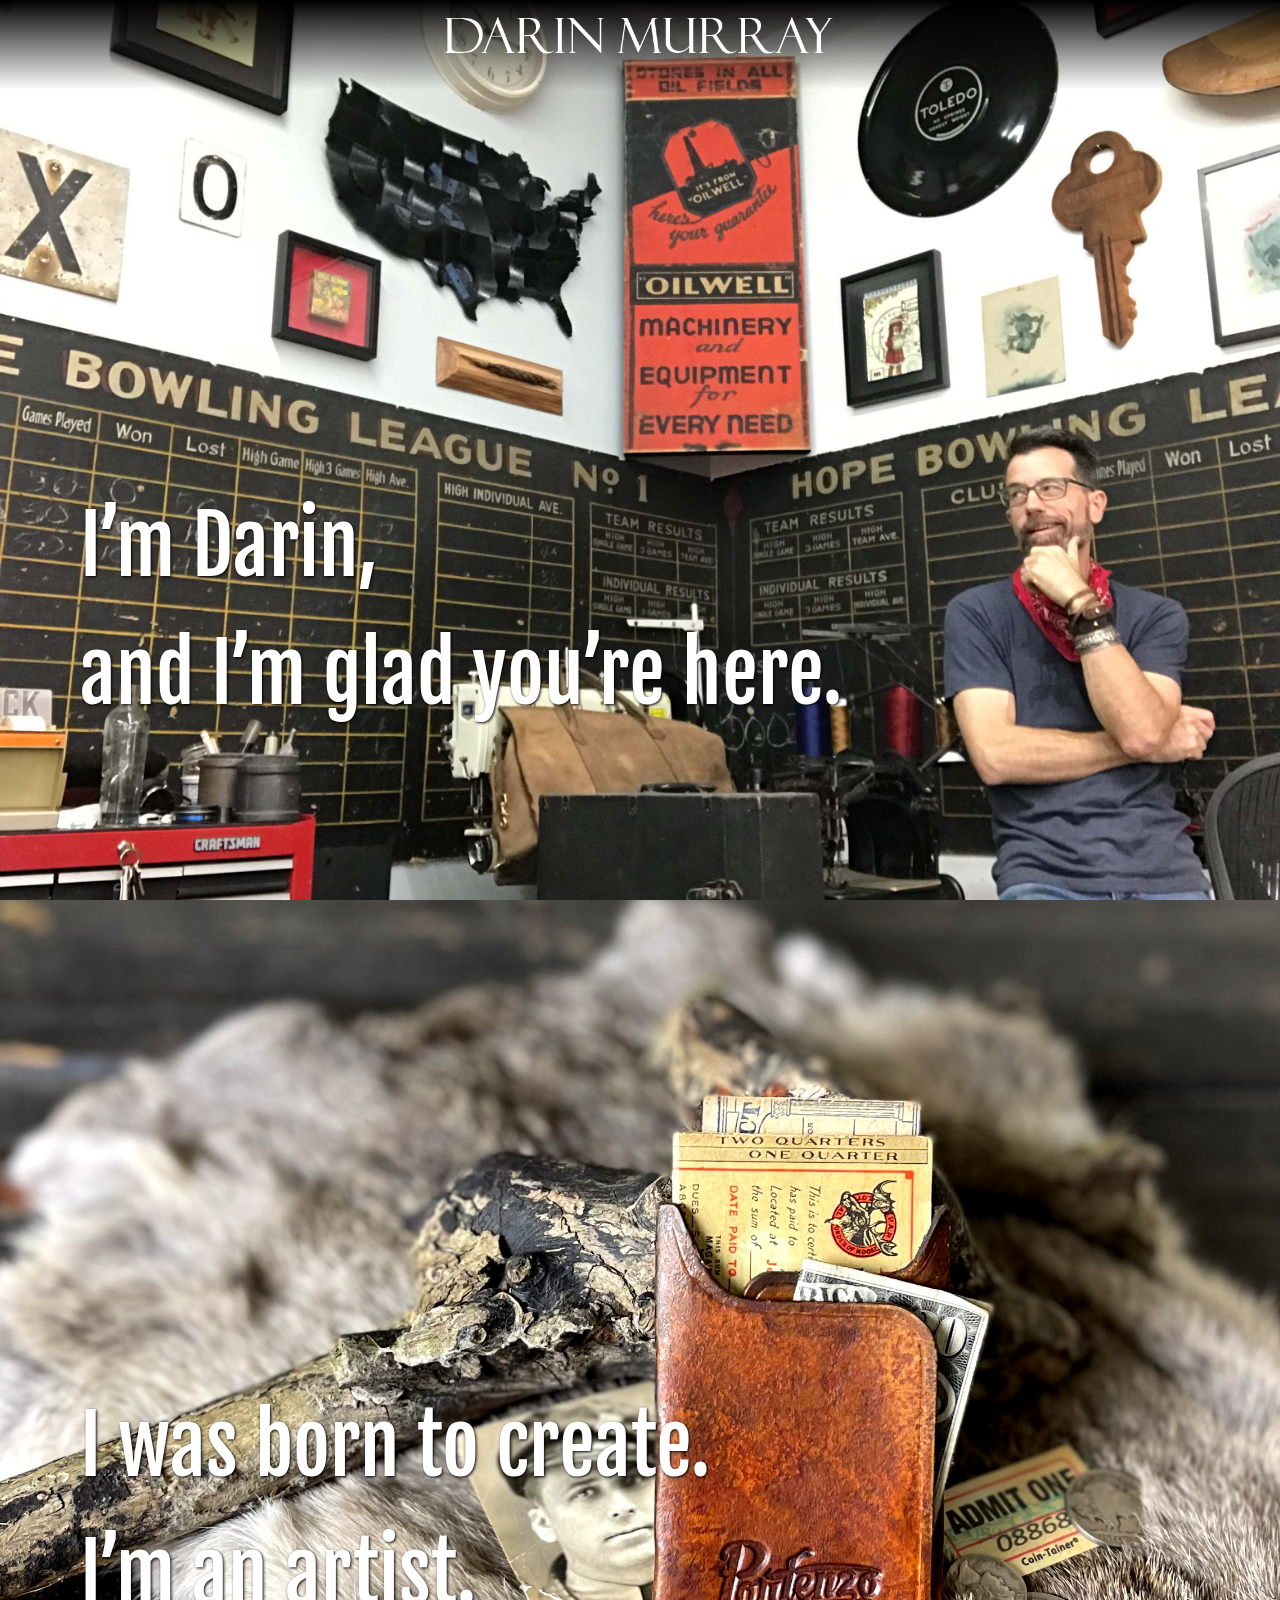
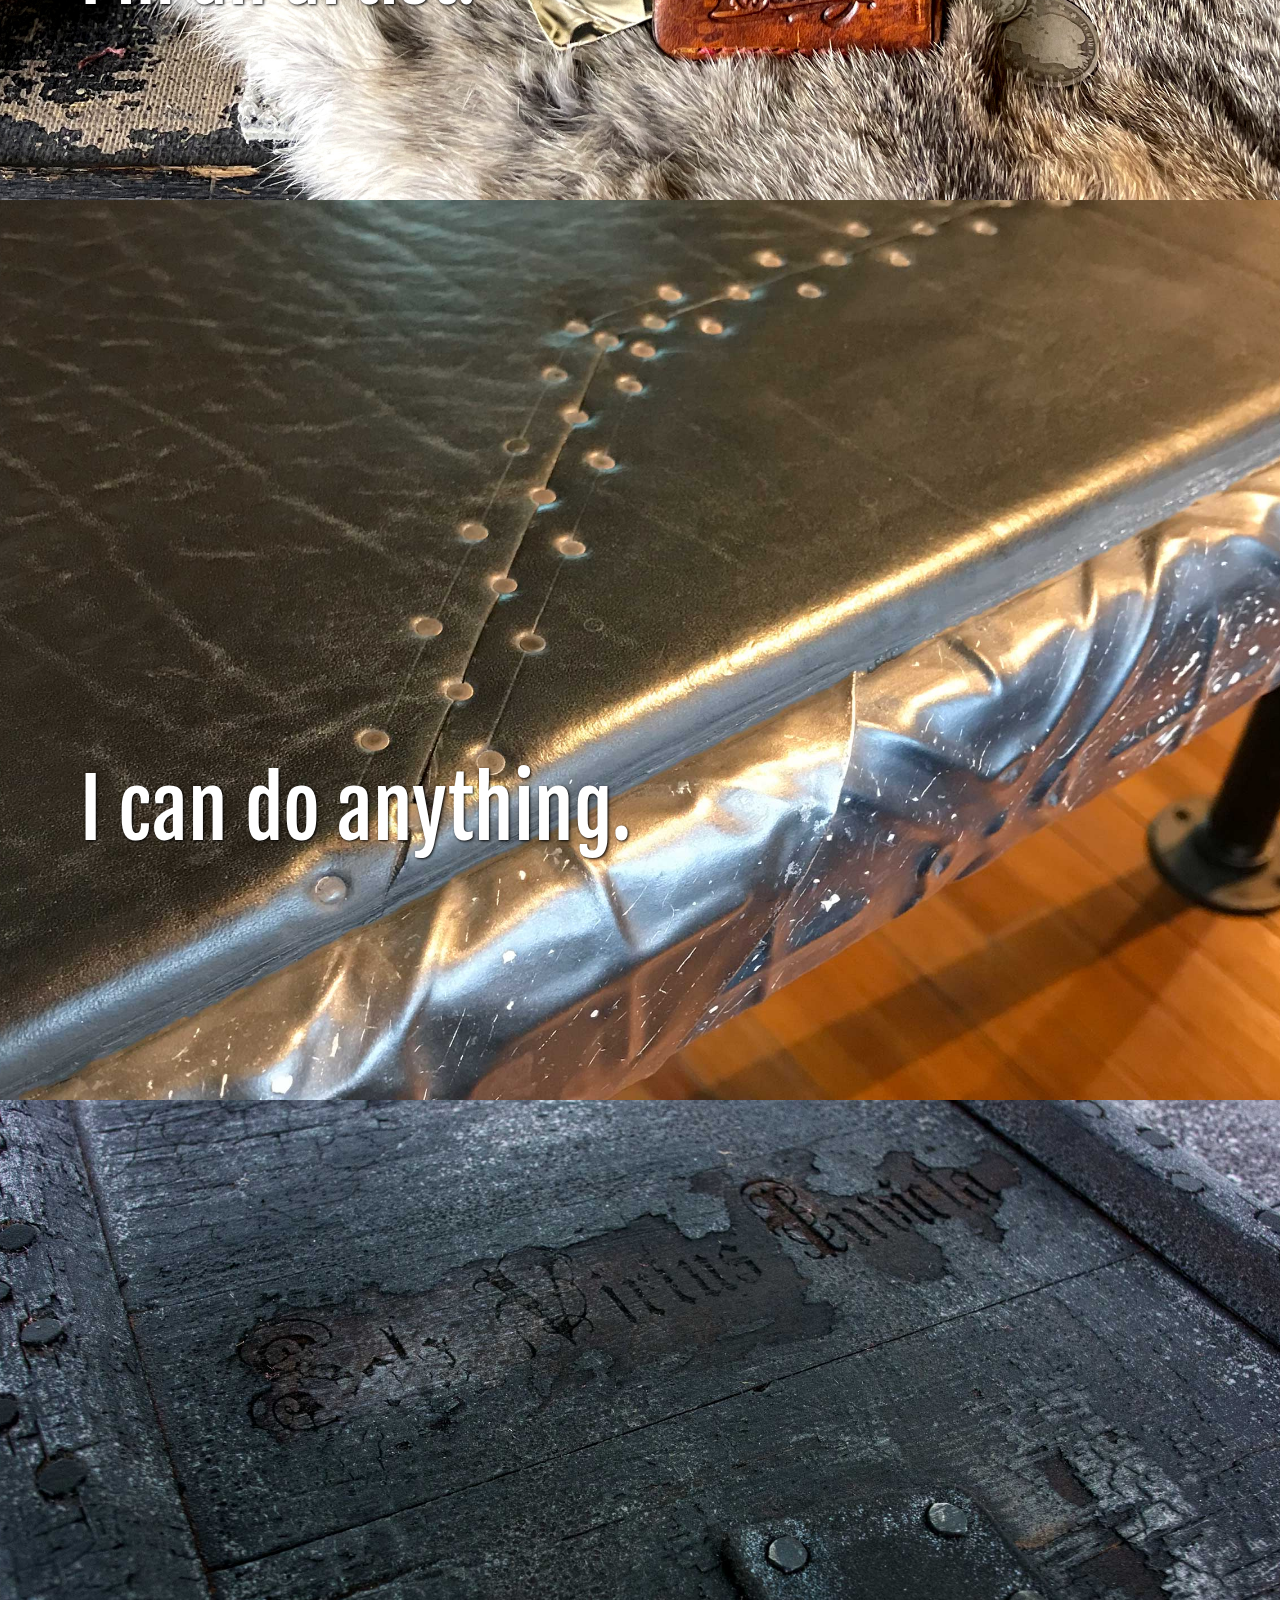
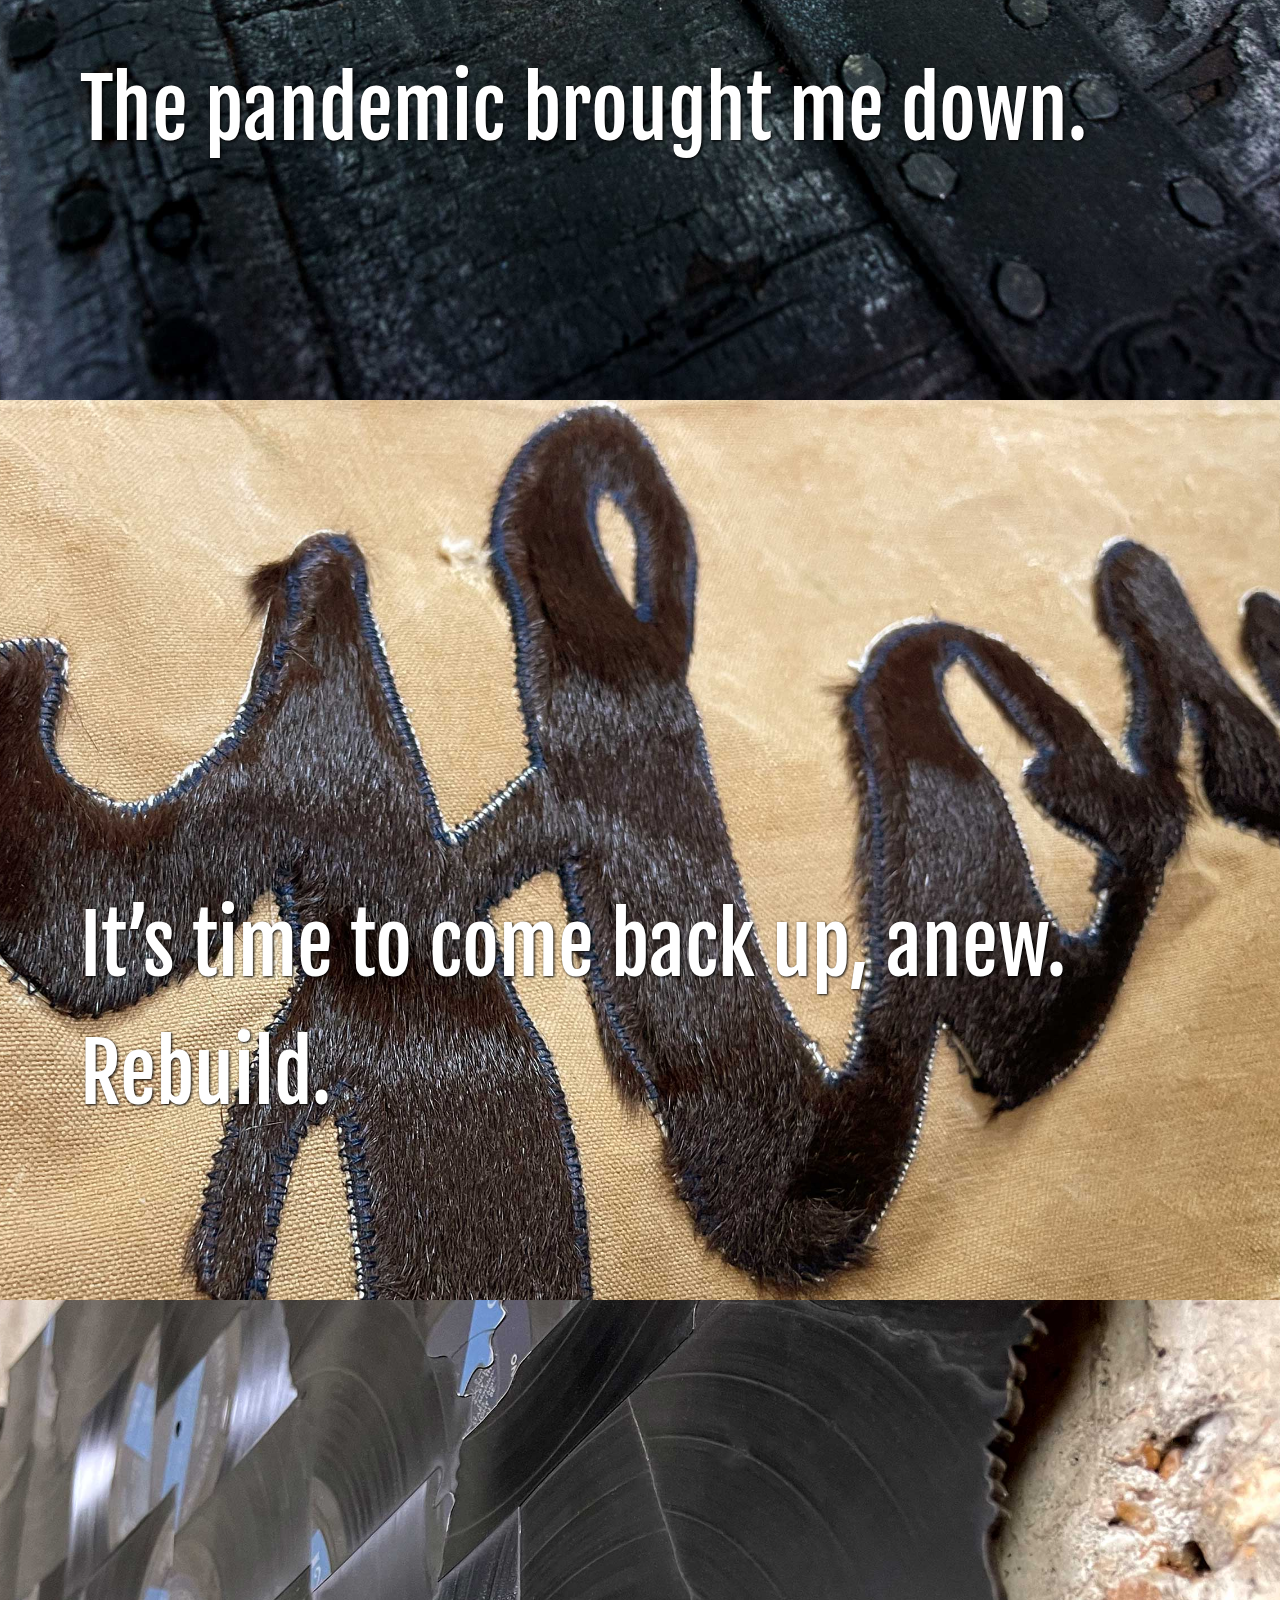
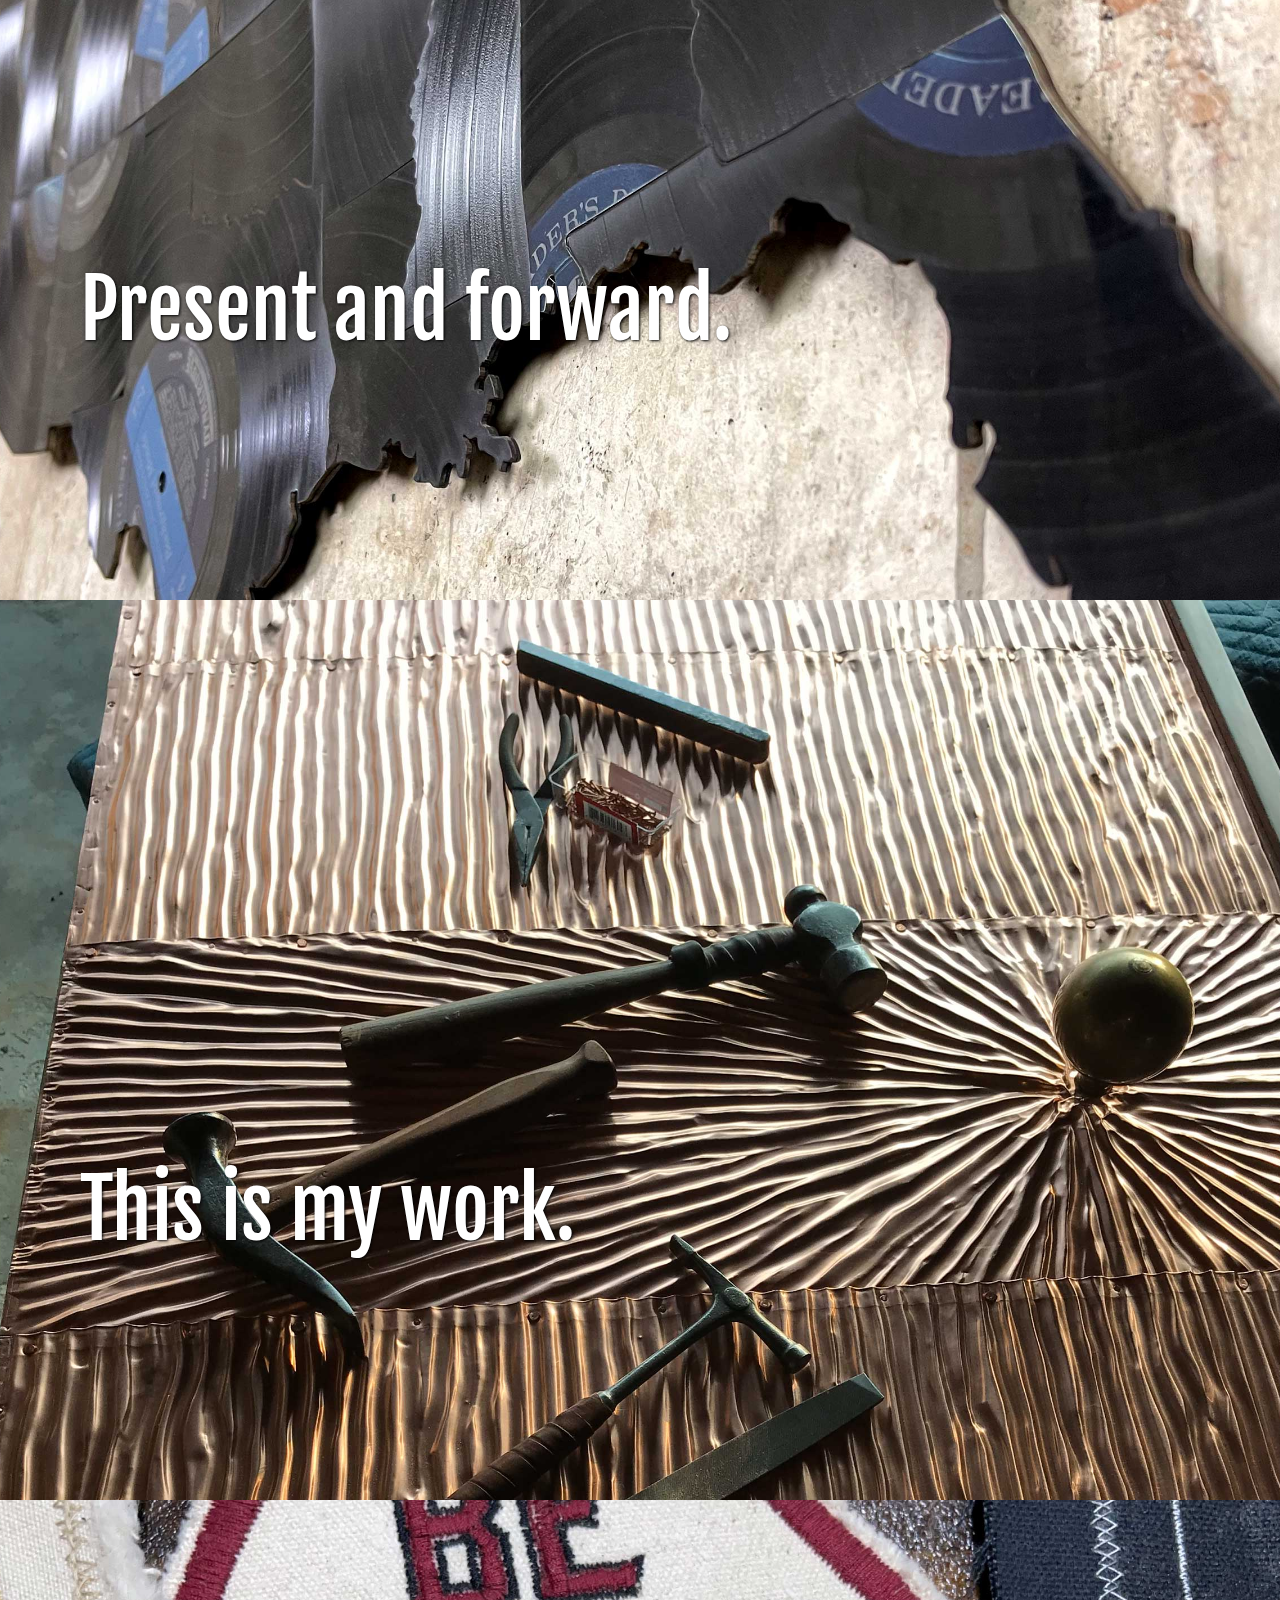
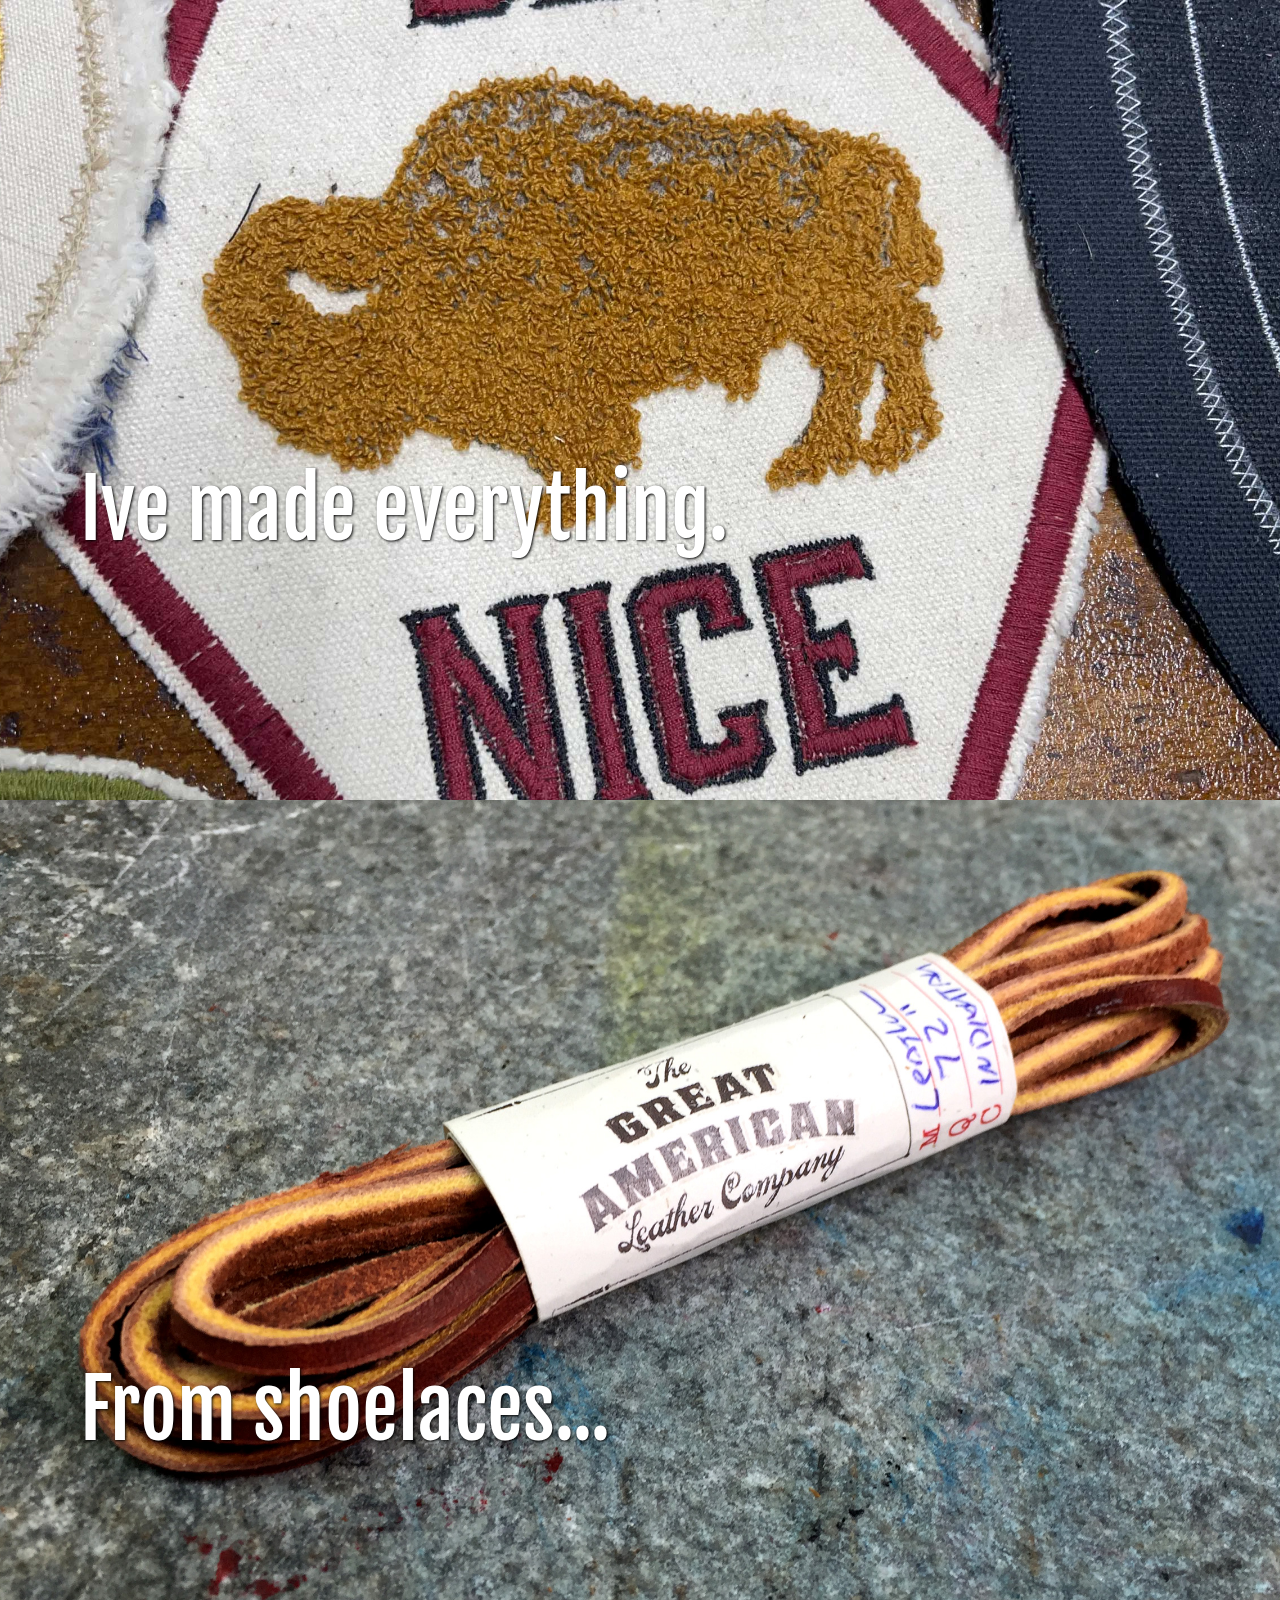
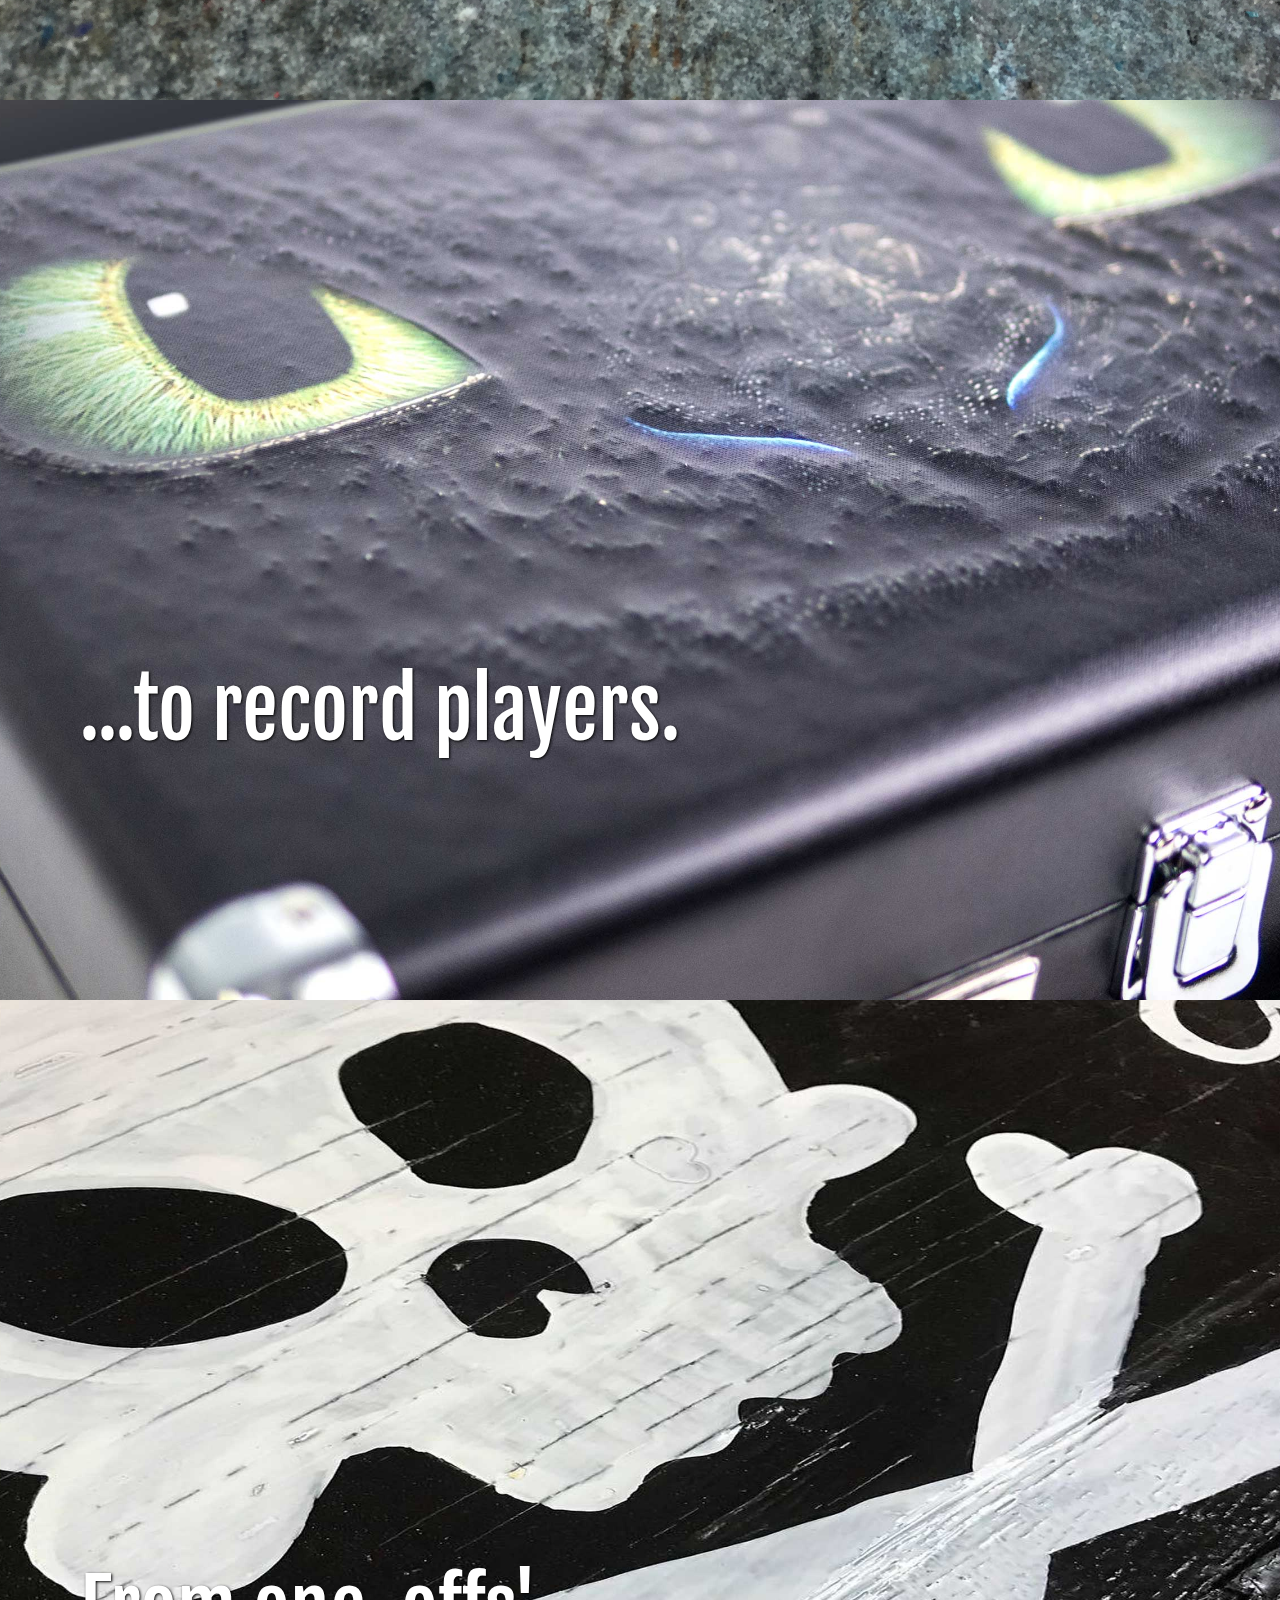
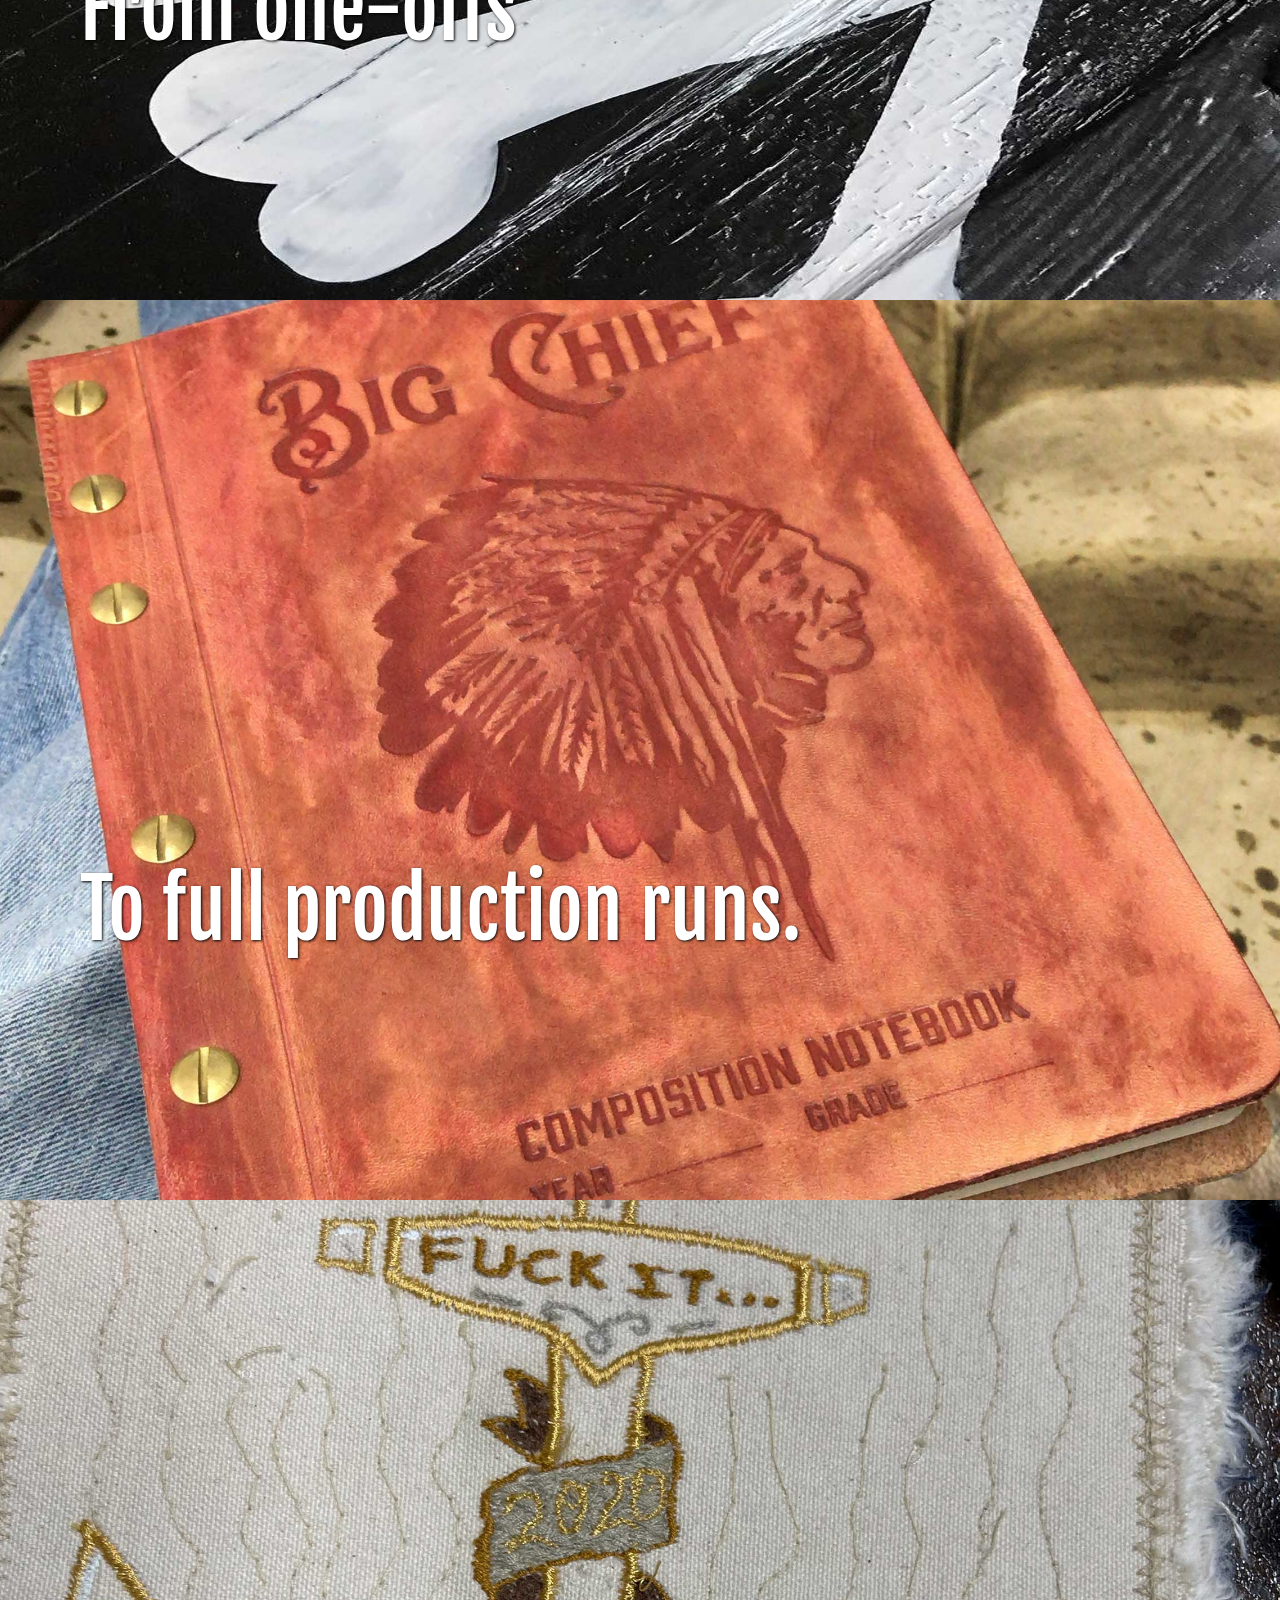
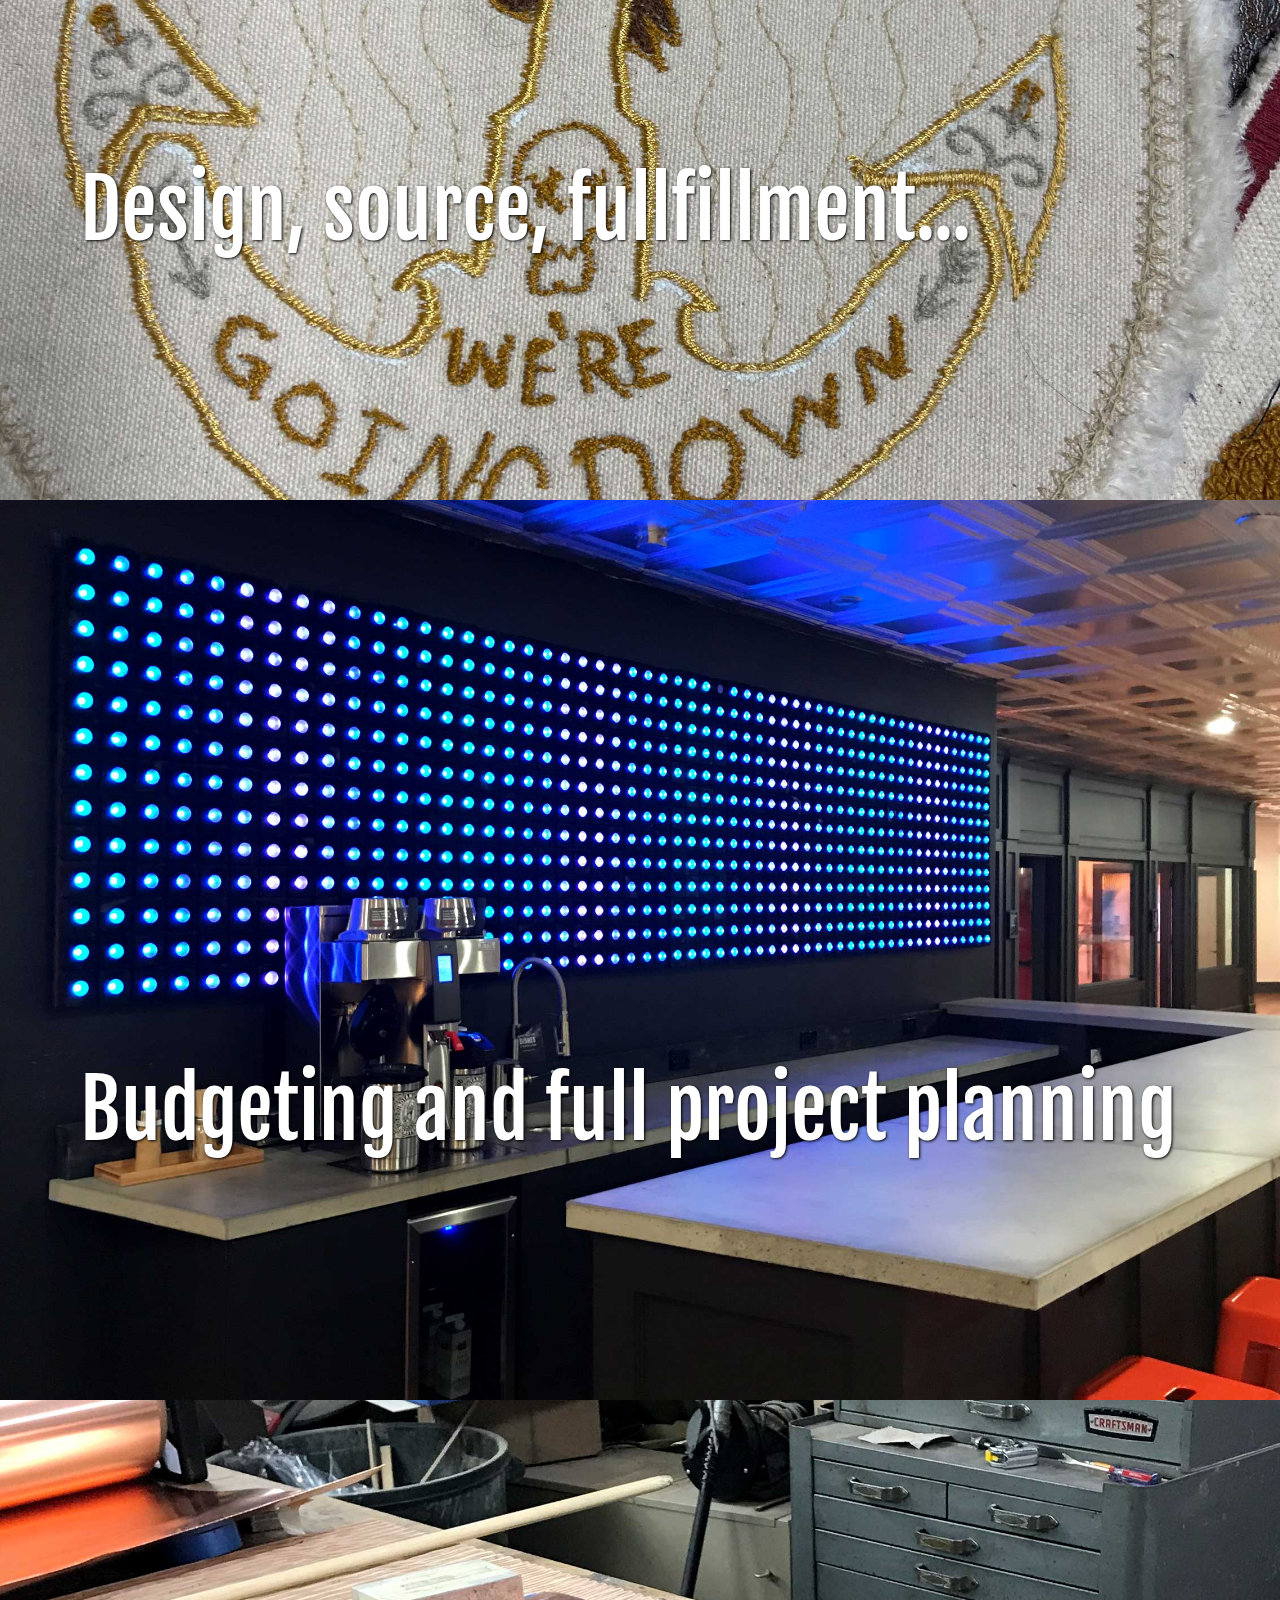
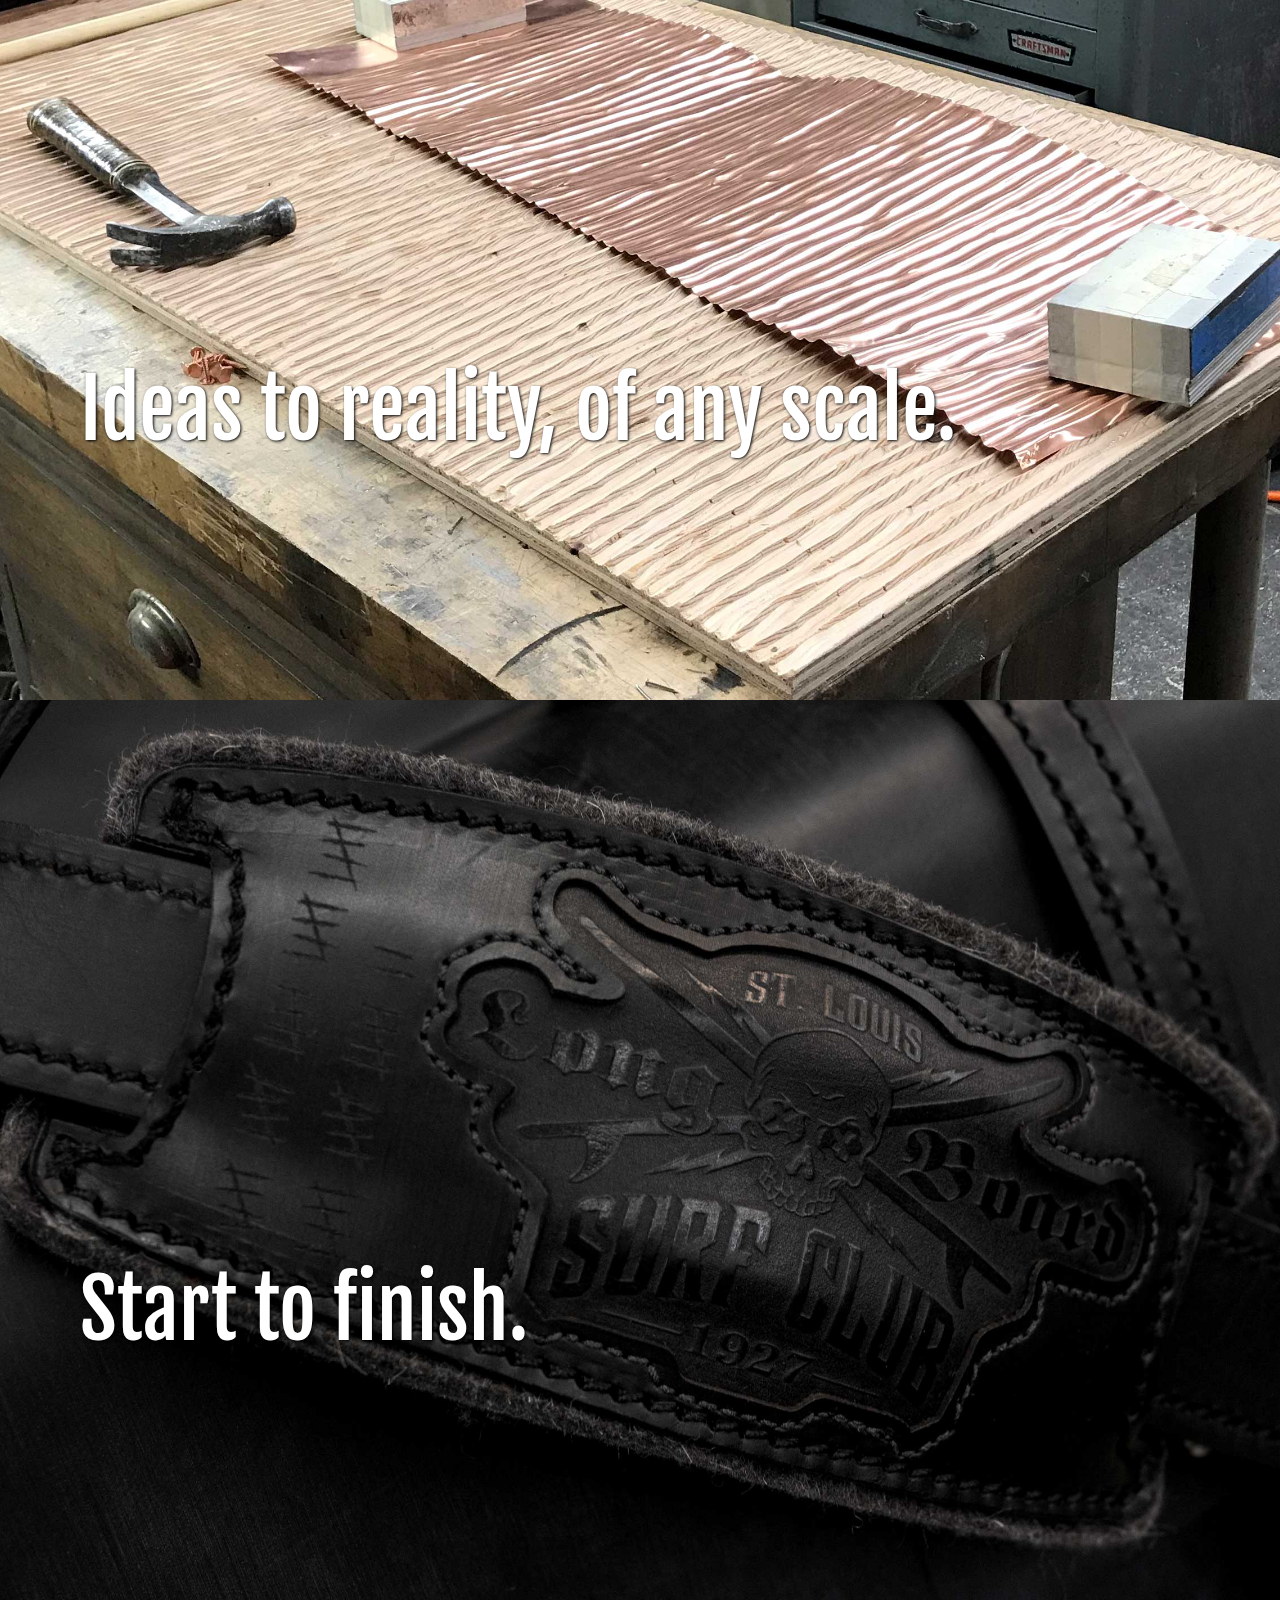
<file: index.html>
<!DOCTYPE html>
<html lang="en">
  <head>
    <meta charset="UTF-8" />
    <title>Darin Murray</title>

    <!-- <link rel="stylesheet" href="./style.css" /> -->

    <link rel="preconnect" href="https://fonts.googleapis.com" />
    <link rel="preconnect" href="https://fonts.gstatic.com" crossorigin />
    <link rel="preconnect" href="https://fonts.googleapis.com" />
    <link rel="preconnect" href="https://fonts.gstatic.com" crossorigin />
    <link
      href="https://fonts.googleapis.com/css2?family=Exo+2:ital,wght@0,100..900;1,100..900&family=Merriweather:ital,wght@0,300;0,400;0,700;0,900;1,300;1,400;1,700;1,900&display=swap"
      rel="stylesheet"
    />
    <link
      href="https://fonts.googleapis.com/css2?family=Exo+2:ital,wght@0,100..900;1,100..900&family=Fjalla+One&family=Merriweather:ital,wght@0,300;0,400;0,700;0,900;1,300;1,400;1,700;1,900&display=swap"
      rel="stylesheet"
    />

    <style>
      * {
        margin: 0;
        padding: 0;
      }

      body {
        font-family: Arial, Helvetica, sans-serif;
        background: #333;
        color: #fff;
        height: 100vh;
        line-height: 1.6;
        /* overflow: hidden; */
      }

      header {
        width: 100%;
        position: fixed;
        z-index: 100;
        text-align: center;
        padding: 10px 0 20px 0;
        background: linear-gradient(
          to bottom,
          hsla(0, 0%, 0%, 1) 0%,
          hsla(0, 0%, 95%, 0) 100%
        );
      }

      #logo {
      }
      #logo img {
        max-width: 400px;
        width: 80vw;
        /* padding: 10px; */
        box-sizing: border-box;
        /* position: fixed; */
        /* top: 0; */
        /* left: 50%; */
        /* transform: translateX(-50%); */
        /* z-index: 1; */
        opacity: 1;
        transition: opacity 1s ease-in-out;
      }

      .container {
        width: 100%;
        height: 100%;
        /* CSS Smooth Scroll */
        overflow-y: scroll;
        scroll-behavior: smooth;
        scroll-snap-type: y mandatory;
      }

      section {
        position: relative;
        height: 100vh;
        display: flex;
        align-items: center;
        justify-content: center;
      }
      .bg {
        position: absolute;
        top: 0;
        left: 0;
        width: 100%;
        height: 100%;
        z-index: -1;
        background-size: cover;
        background-position: center;
        background-repeat: no-repeat;
      }

      h1 {
        font-family: "Fjalla One", sans-serif;
        font-weight: 400;
        font-style: normal;
        color: white;
        text-shadow: 1px 1px 3px black;
        z-index: 1;
        width: 100%;
        padding-left: 1em;
        padding-top: 4em;
        font-size: 5em;

      }

      /* Media query for mobile devices with a maximum width of 767px */
      @media screen and (max-width: 767px) {
        h1 {
          padding-left: 25px;
          font-size: 5em !important;
          line-height: 1.2;
        }
      }
      /* Section Images */
      section .bg.one {
        background: url("images/work/office_head_shot.JPG") no-repeat center
          center/cover; <img src="https://cdn.shopify.com/s/files/1/1726/1791/files/Sample-11-leather-poster.jpg"/>
      }

      section .bg.two {
        background: url("images/work/card-wallet.jpg") no-repeat center
          center/cover;
      }

      section .bg.three {
        background: url("images/work/leather-table-detail.jpg") no-repeat center
          center/cover;
      }

      section .bg.four {
        background: url("images/work/Burn-Box.jpg") no-repeat center
          center/cover;
      }

      section .bg.five {
        background: url("images/work/Howdy_One_flag_detail_d.jpg") no-repeat
          center center/cover;
      }

      section .bg.six {
        background: url("images/work/record-map-southwest.jpg") no-repeat center
          center/cover;
      }

      section .bg.seven {
        background: url("images/work/copper-door-in-the-works.jpg") no-repeat
          center center/cover;
      }
      section .bg.eight {
        background: url("images/work/be-nice-buffalo.jpg") no-repeat center
          center/cover;
      }
      section .bg.nine {
        background: url("images/work/boot-laces.jpg") no-repeat center
          center/cover;
      }
      section .bg.ten {
        background: url("images/work/Dreamworks-Dragon-Record-Player.jpg")
          no-repeat center center/cover;
      }
      section .bg.eleven {
        background: url("images/work/painted-skull.jpg") no-repeat center
          center/cover;
      }
      section .bg.twelve {
        background: url("images/work/big-chief-notebook-cover.jpg") no-repeat
          center center/cover;
      }
      section .bg.thirteen {
        background: url("images/work/pandemic-patch.jpg") no-repeat center
          center/cover;
      }
      section .bg.fourteen {
        background: url("images/work/LED-wall.jpg") no-repeat center
          center/cover;
      }
      section .bg.fifteen {
        background: url("images/work/Copper-on-Workbench.jpg") no-repeat center
          center/cover;
      }
      section .bg.sixteen {
        background: url("images/work/Long-Board-Attache-Detail.jpg") no-repeat
          center center/cover;
      }
      section .bg.seventeen {
        background: url("images/work/Office-Arcade.jpg") no-repeat center
          center/cover;
      }
      section .bg.eighteen {
        background: url("images/work/portenzo-vintage-book-spine.jpg") no-repeat
          center center/cover;
      }
      /*
        card-wallet.jpg
        Burn-Box.jpg
      Crate-Detail.jpg
        Howdy_One_flag_detail_d.jpg
        record-map-southwest.jpg
      DTM-attache-materials.jpg
      Attache-two-tone-detail.jpg
      Howdy_One_flag_detail_a.jpg

      Dreamworks-Dragon-Record-Player.jpg

      LED-wall.jpg
      Long-Board-Attache-Detail.jpg
      Copper-on-Workbench.jpg
      Office-Arcade.jpg
      portenzo-vintage-book-spine.jpg
      */
    </style>
    <!-- possible fonts 
    Dosis
  bebas neue
  anton
  fjalla one
  Prompt (18styles, but boring )
  passion one
  khand

  --></head>
  <body>
    <header>
      <div id="logo" class=" ">
        <img
          src="images/work/darinmurray_logos_extra_large_light.png"
          alt="Darin Murray Logo"
        />
      </div>
    </header>
    <!-- partial:index.partial.html -->
    <section>
      <div class="bg one"></div>
      <h1>
        I’m Darin, <br />
        and I’m glad you’re here.
      </h1>
    </section>
    <section>
      <div class="bg two"></div>
      <h1 class="fjalla-one-regular">
        I was born to create.<br />I’m an artist.
      </h1>
    </section>
    <section>
      <div class="bg three"></div>
      <h1>I can do anything.</h1>
    </section>
    <section>
      <div class="bg four"></div>
      <h1>The pandemic brought me down.</h1>
    </section>
    <section>
      <div class="bg five"></div>
      <h1>
        It’s time to come back up, anew. <br />
        Rebuild.
      </h1>
    </section>
    <section>
      <div class="bg six"></div>
      <h1>Present and forward.</h1>
    </section>
    <section>
      <div class="bg seven"></div>
      <h1>This is my work.</h1>
    </section>
    <section>
      <div class="bg eight"></div>
      <h1>Ive made everything.</h1>
    </section>
    <section>
      <div class="bg nine"></div>
      <h1>From shoelaces...</h1>
    </section>
    <section>
      <div class="bg ten"></div>
      <h1>...to record players.</h1>
    </section>
    <section>
      <div class="bg eleven"></div>
      <h1>From one-offs'</h1>
    </section>
    <section>
      <div class="bg twelve"></div>
      <h1>To full production runs.</h1>
    </section>
    <section>
      <div class="bg thirteen"></div>
      <h1>Design, source, fullfillment...</h1>
    </section>
    <section>
      <div class="bg fourteen"></div>
      <h1>Budgeting and full project planning</h1>
    </section>
    <section>
      <div class="bg fifteen"></div>
      <h1>Ideas to reality, of any scale.</h1>
    </section>
    <section>
      <div class="bg sixteen"></div>
      <h1>Start to finish.</h1>
    </section>

    <!-- <header>
   <a href="https://greensock.com/scrolltrigger">
     <img class="greensock-icon" src="https://s3-us-west-2.amazonaws.com/s.cdpn.io/16327/scroll-trigger-logo-light.svg" width="200" height="64" />
  </a> 
</header> -->
    <!-- partial -->
    <script src="https://s3-us-west-2.amazonaws.com/s.cdpn.io/16327/gsap-latest-beta.min.js"></script>
    <script src="https://s3-us-west-2.amazonaws.com/s.cdpn.io/16327/ScrollTrigger.min.js"></script>
    <!-- <script src="./script.js"></script> -->
    <script>
      gsap.registerPlugin(ScrollTrigger);

      let getRatio = (el) =>
        window.innerHeight / (window.innerHeight + el.offsetHeight);

      gsap.utils.toArray("section").forEach((section, i) => {
        section.bg = section.querySelector(".bg");

        // Give the backgrounds some random images
        // section.bg.style.backgroundImage = `url(https://picsum.photos/1600/800?random=${i})`;

        // the first image (i === 0) should be handled differently because it should start at the very top.
        // use function-based values in order to keep things responsive
        gsap.fromTo(
          section.bg,
          {
            backgroundPosition: () =>
              i
                ? `50% ${-window.innerHeight * getRatio(section)}px`
                : "50% 0px",
          },
          {
            backgroundPosition: () =>
              `50% ${window.innerHeight * (1 - getRatio(section))}px`,
            ease: "none",
            scrollTrigger: {
              trigger: section,
              start: () => (i ? "top bottom" : "top top"),
              end: "bottom top",
              scrub: true,
              invalidateOnRefresh: true, // to make it responsive
            },
          }
        );
      });
    </script>
  </body>
</html>
</file>
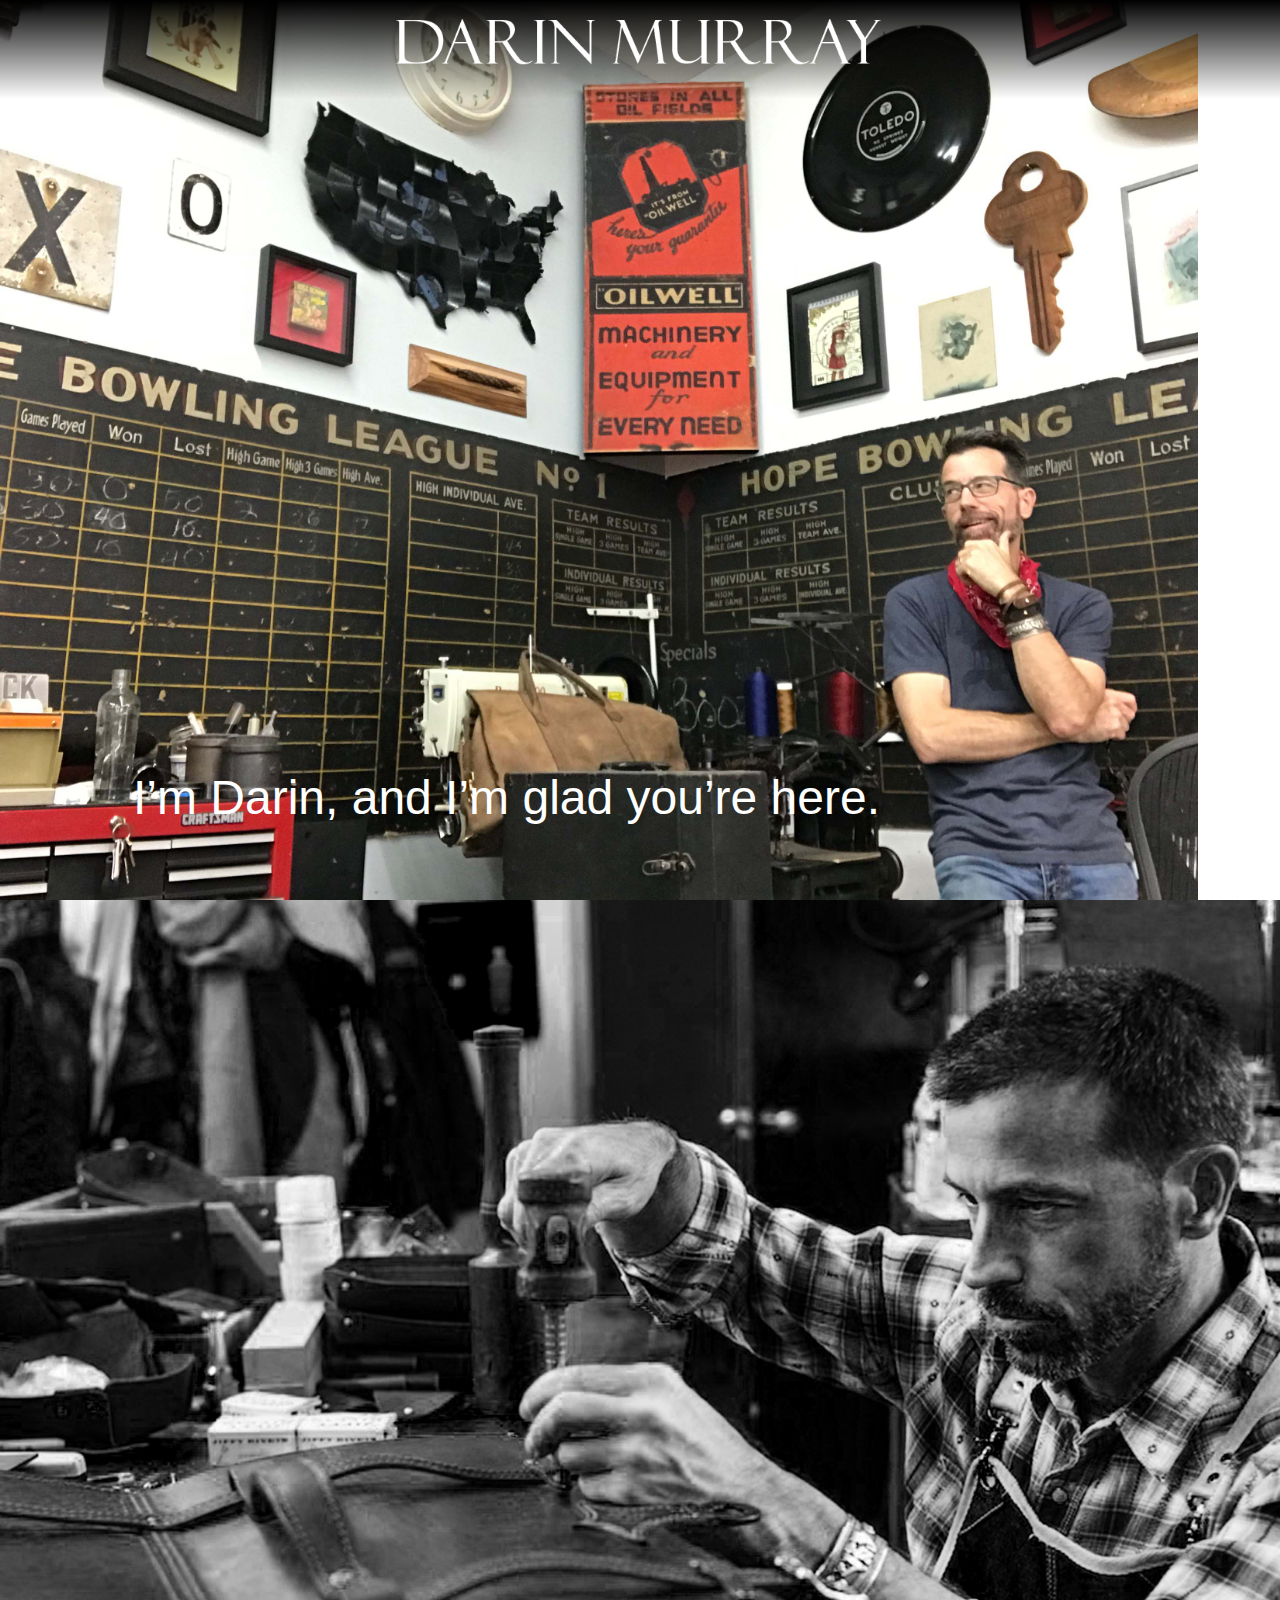
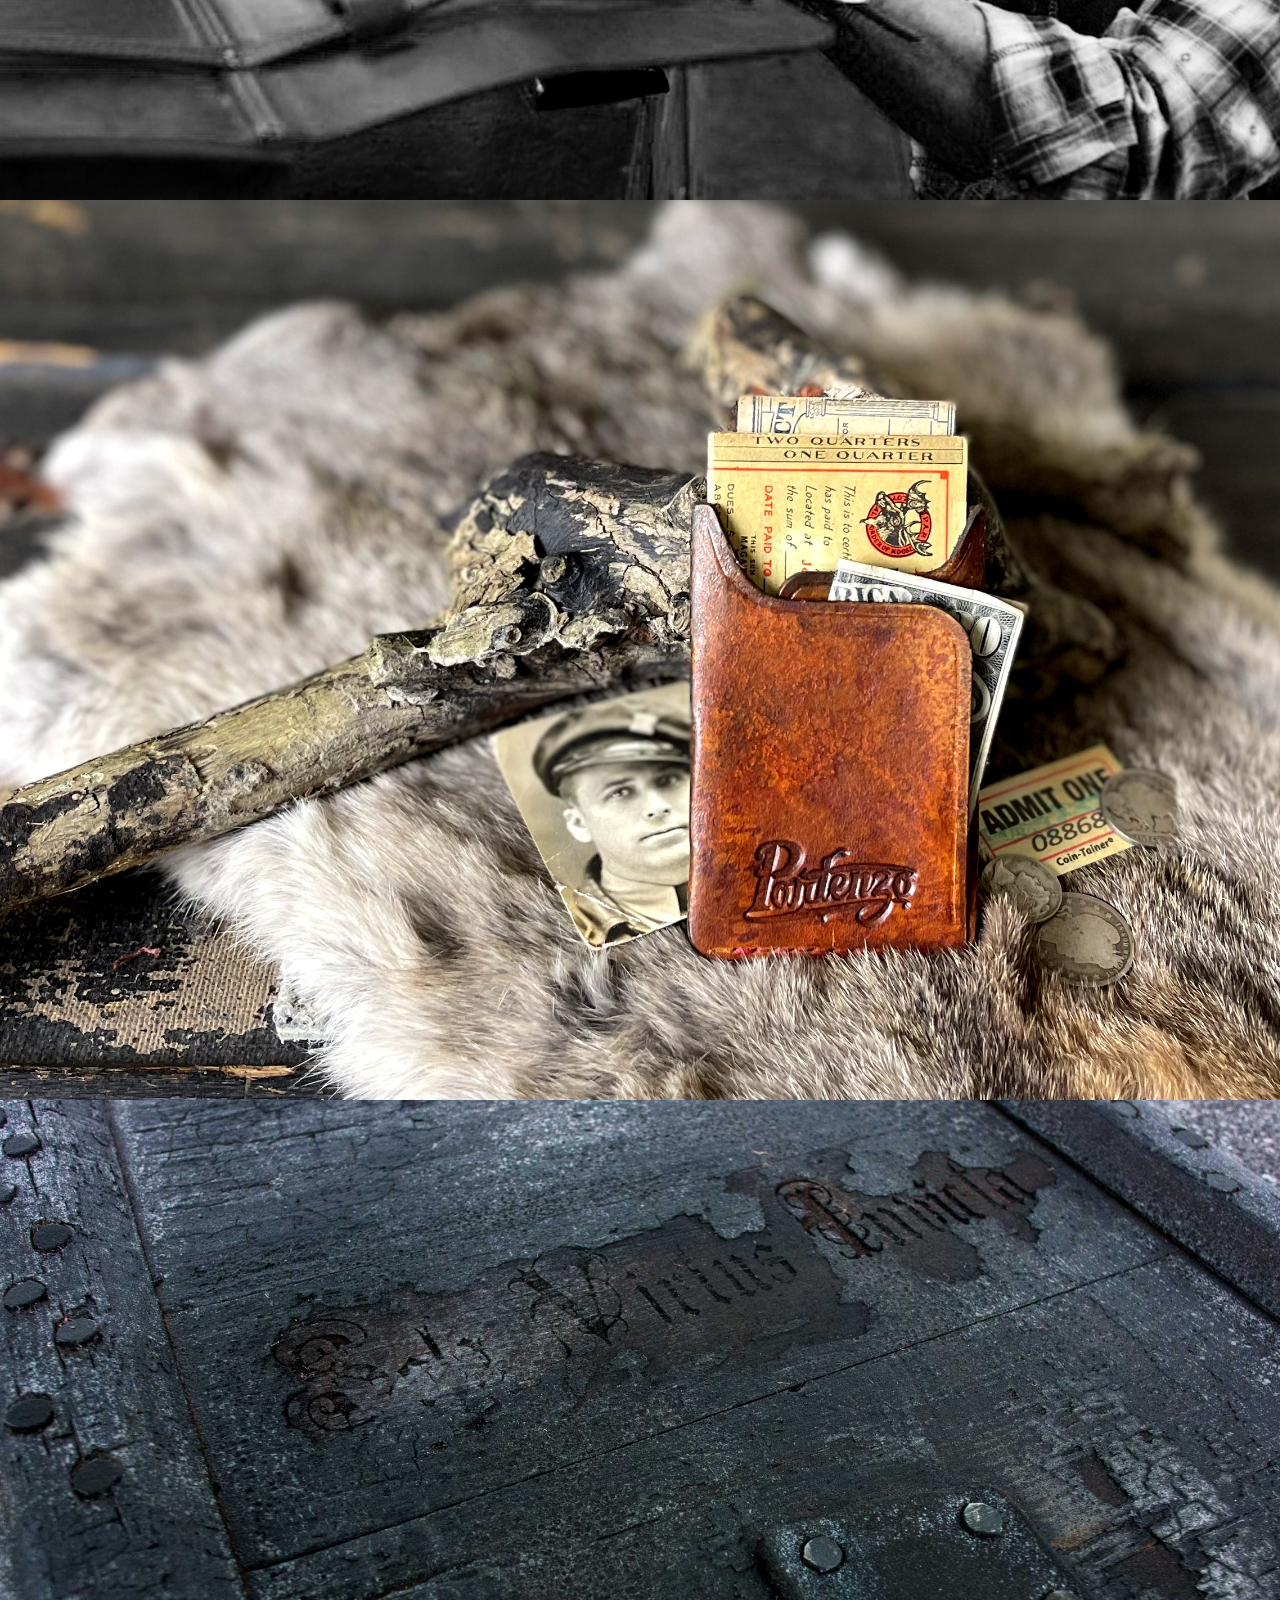
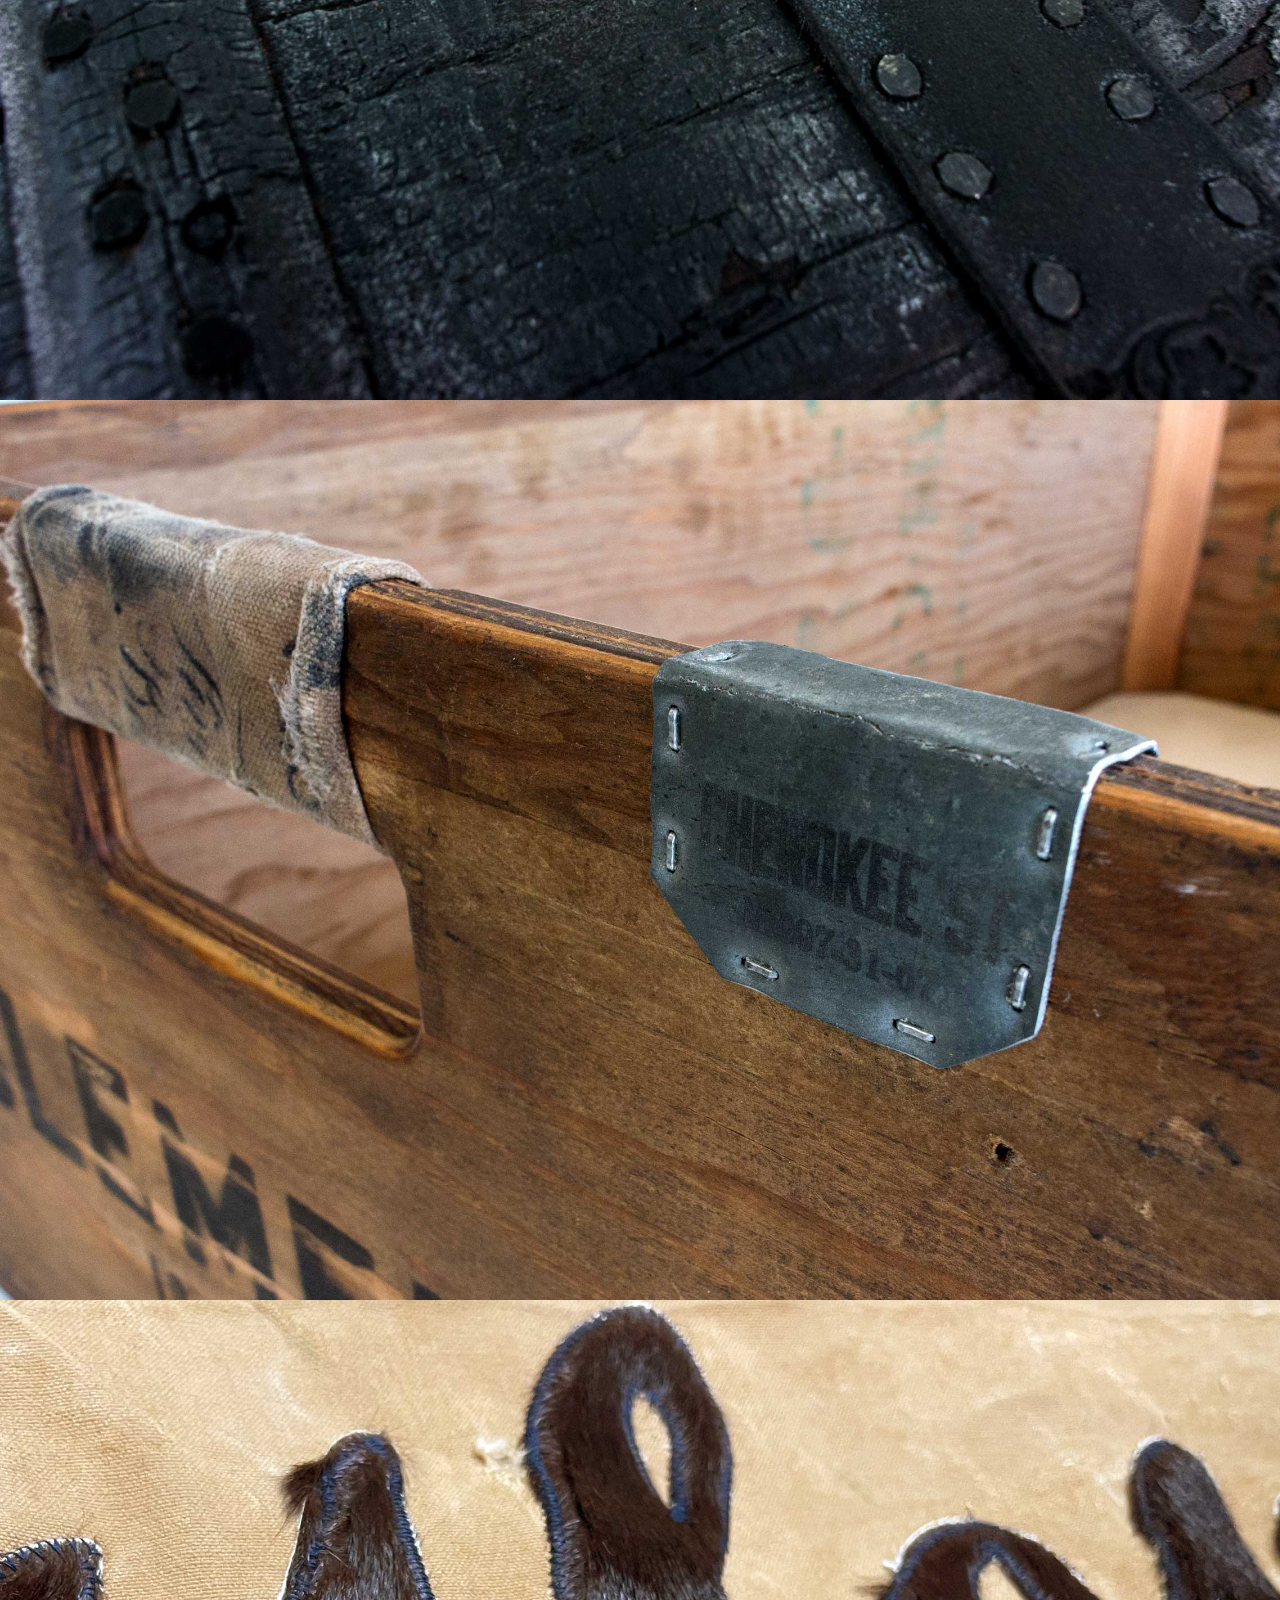
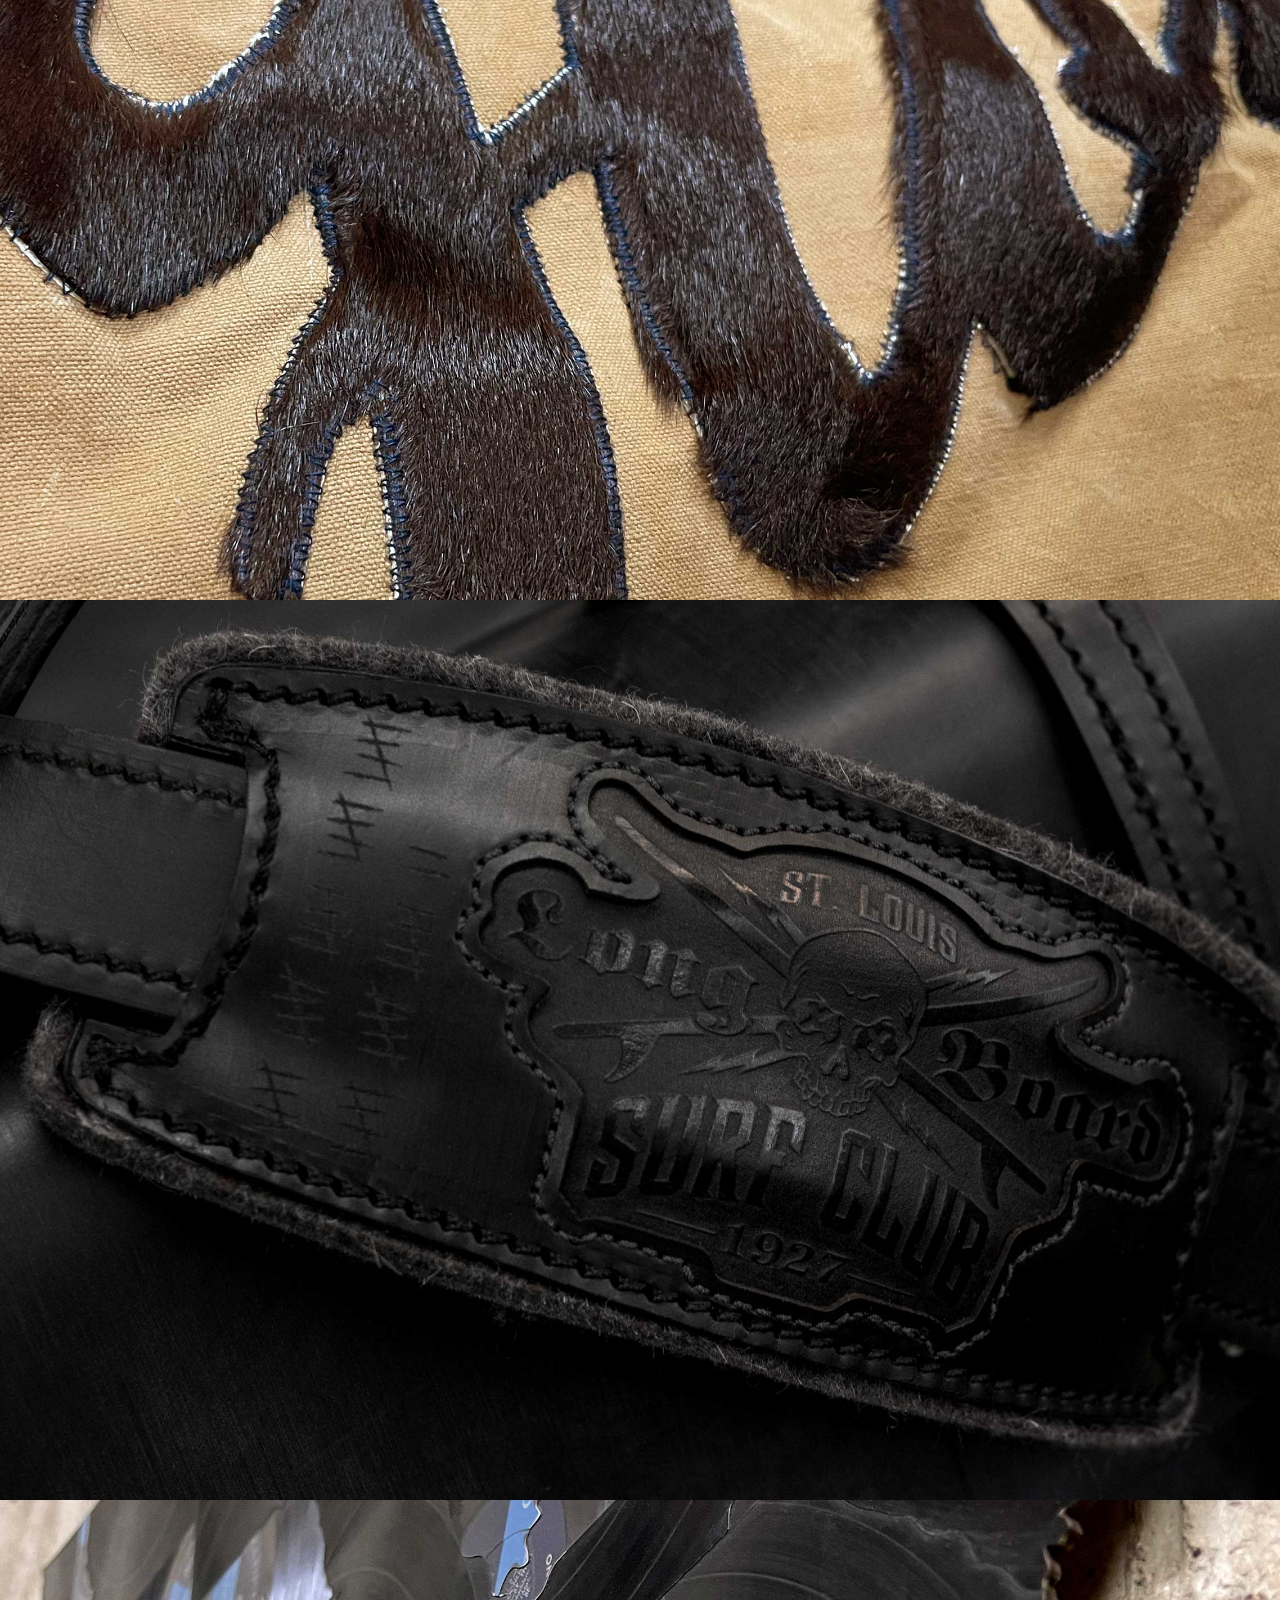
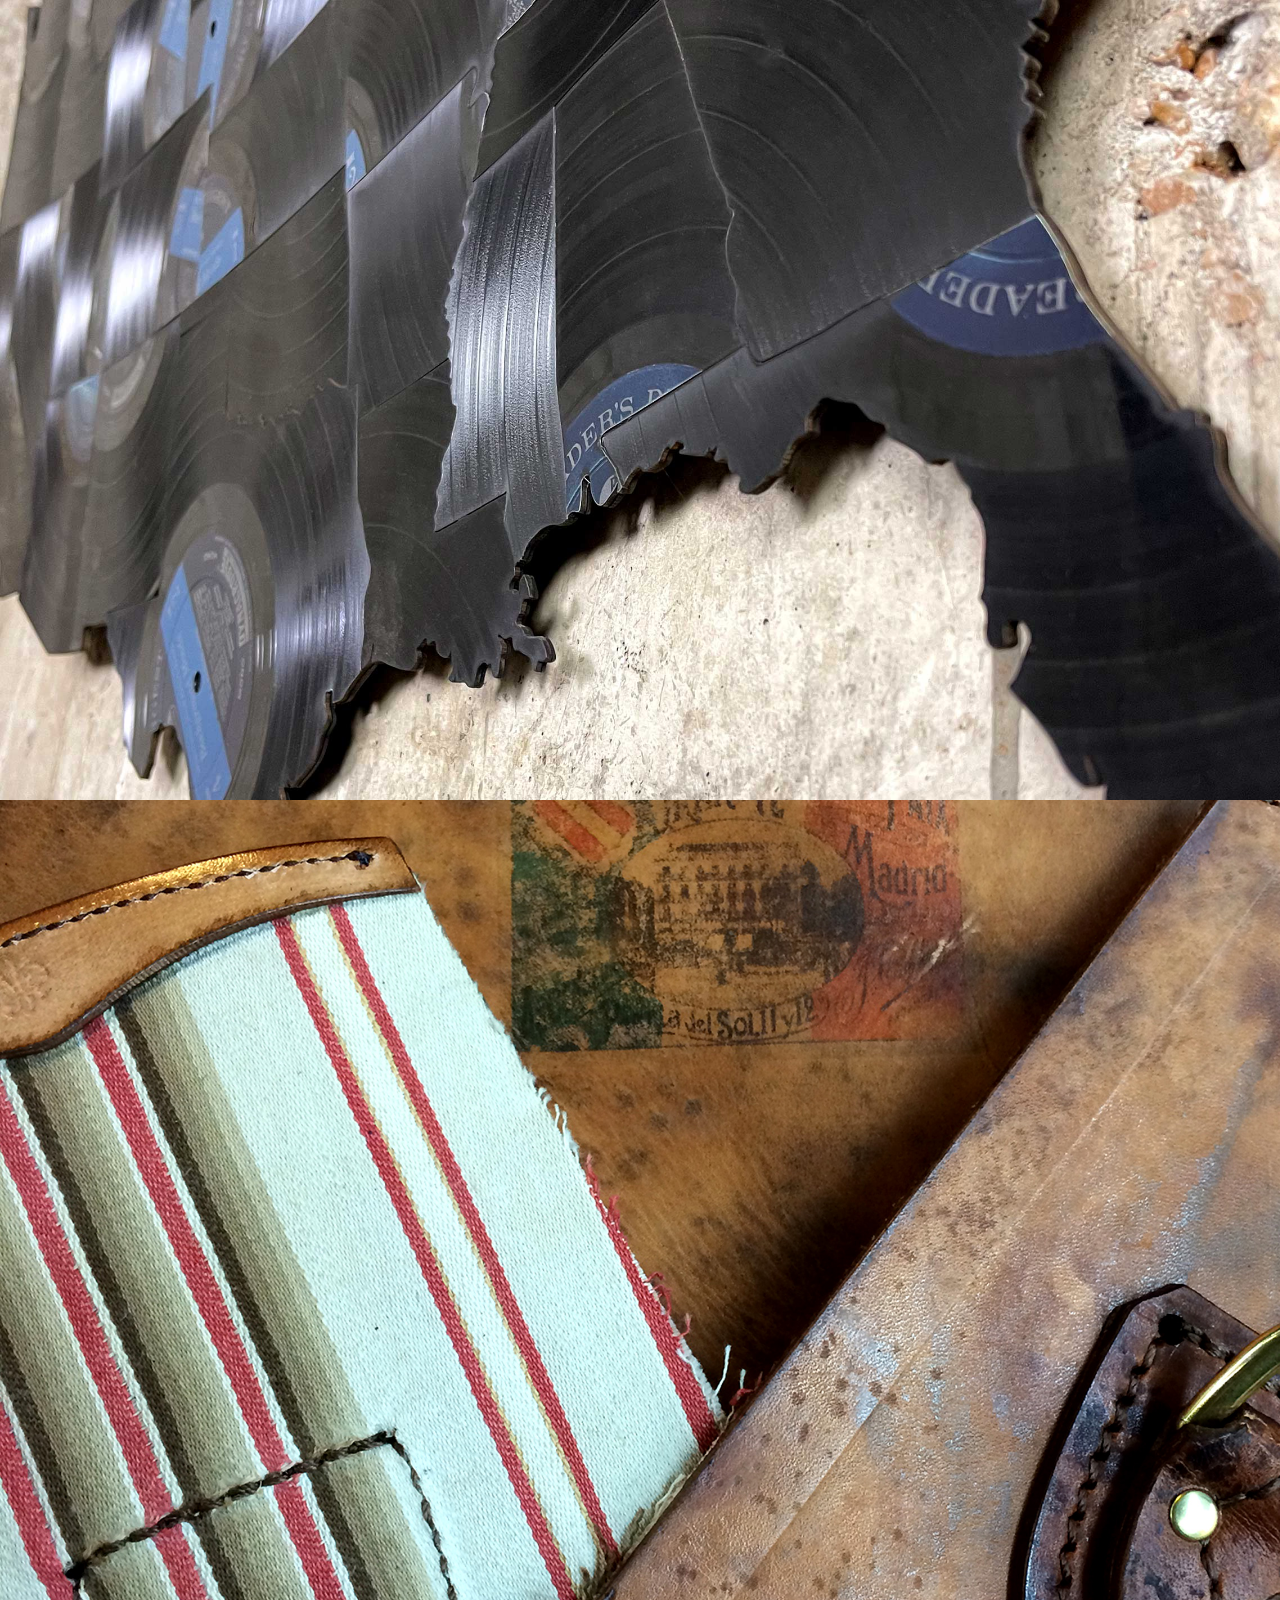
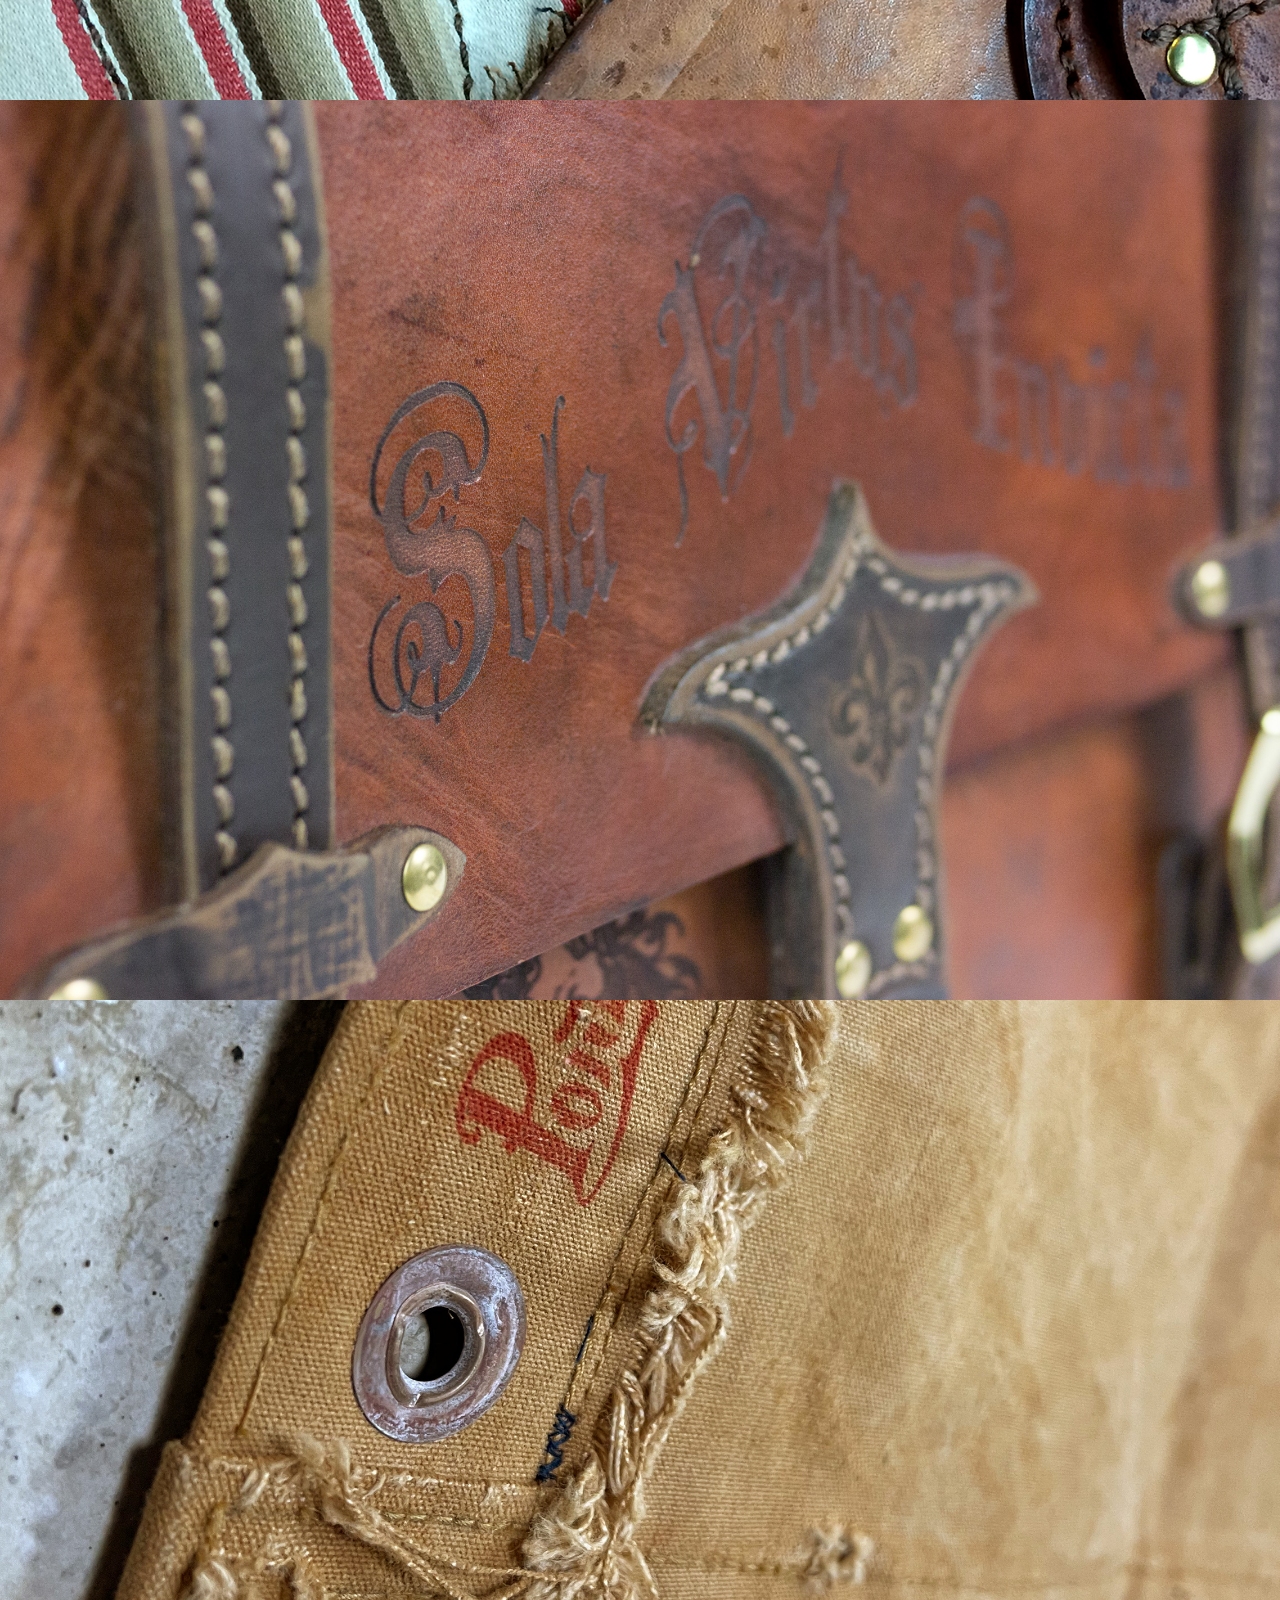
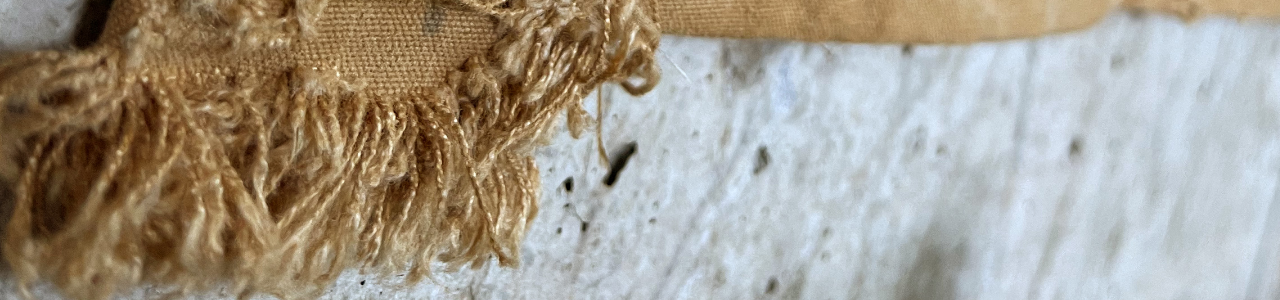
<file: index_one.html>
<!DOCTYPE html>
<html lang="en">
  <head>
    <meta charset="UTF-8" />
    <meta name="viewport" content="width=device-width, initial-scale=1.0" />
    <link rel="preconnect" href="https://fonts.googleapis.com" />
    <link rel="preconnect" href="https://fonts.gstatic.com" crossorigin />
    <link rel="preconnect" href="https://fonts.googleapis.com" />
    <link rel="preconnect" href="https://fonts.gstatic.com" crossorigin />
    <link
      href="https://fonts.googleapis.com/css2?family=Exo+2:ital,wght@0,100..900;1,100..900&family=Merriweather:ital,wght@0,300;0,400;0,700;0,900;1,300;1,400;1,700;1,900&display=swap"
      rel="stylesheet"
    />
    <style>
      html,
      body {
        height: 100%;
        /* margin: 0; */
        /* overflow: hidden; */
      }

      body {
        margin: 0;
        padding: 0;
        font-family: Arial, sans-serif;
      }

      header {
        width: 100%;
        position: fixed;
        z-index: 100;
        text-align: center;
        padding: 10px 0 20px 0;
        background: linear-gradient(
          to bottom,
          hsla(0, 0%, 0%, 1) 0%,
          hsla(0, 0%, 95%, 0) 100%
        );
      }

      #logo {
      }
      #logo img {
        max-width: 500px;
        width: 80vw;
        /* padding: 10px; */
        box-sizing: border-box;
        /* position: fixed; */
        /* top: 0; */
        /* left: 50%; */
        /* transform: translateX(-50%); */
        /* z-index: 1; */
        opacity: 1;
        transition: opacity 1s ease-in-out;
      }

      .image-container {
        position: relative;
        margin: 0;
        overflow: hidden;
      }

      .image-container img {
        height: 100vh;
        /* max-height: 100%; */
        transition: transform 0.5s ease-in-out; /* Adjust the duration and easing as needed */
        display: block;
        background: no-repeat center center/cover;
      }

      .image-description {
        font-family: "merriweather-bold";
        position: absolute;
        bottom: 0;
        left: 5%;
        padding: 5px;
        box-sizing: border-box;
        width: 90%;
        max-width: 90%;
        margin: 5%;
        font-size: 3em;
        line-height: 1.4;
        white-space: pre-line;
        color: white;
        /* New styles for animation */
        opacity: 0;
        transition: opacity 0.5s ease-in-out;
      }
      .image-description-hero {
        /* Existing styles */
        position: absolute;
        bottom: 0;
        left: 5%;
        padding: 5px;
        box-sizing: border-box;
        width: 90%;
        max-width: 90%;
        margin: 5%;
        font-size: 3em;
        line-height: 1.4;
        white-space: pre-line;
        color: white;
        /* New styles for animation */
        opacity: 1;
        /* transition: opacity 1s ease-in-out; */
      }

      .merriweather-light {
        font-family: "Merriweather", serif;
        font-weight: 300;
        font-style: normal;
      }

      .merriweather-regular {
        font-family: "Merriweather", serif;
        font-weight: 400;
        font-style: normal;
      }

      .merriweather-bold {
        font-family: "Merriweather", serif;
        font-weight: 700;
        font-style: normal;
      }

      .merriweather-black {
        font-family: "Merriweather", serif;
        font-weight: 900;
        font-style: normal;
      }

      .merriweather-light-italic {
        font-family: "Merriweather", serif;
        font-weight: 300;
        font-style: italic;
      }

      .merriweather-regular-italic {
        font-family: "Merriweather", serif;
        font-weight: 400;
        font-style: italic;
      }

      .merriweather-bold-italic {
        font-family: "Merriweather", serif;
        font-weight: 700;
        font-style: italic;
      }

      .merriweather-black-italic {
        font-family: "Merriweather", serif;
        font-weight: 900;
        font-style: italic;
      }
    </style>
    <title>Darin Murray</title>
  </head>
  <body>
    <header>
      <div id="logo" class=" ">
        <img
          src="images/work/darinmurray_logos_extra_large_light.png"
          alt="Darin Murray Logo"
        />
      </div>
    </header>

    <div class="image-container">
      <img src="images/work/office_head_shot.JPG" alt="Image 1" />
      <div></div>
      <div class="image-description-hero">
        I’m Darin, and I’m glad you’re here.
      </div>
    </div>

    <div class="image-container">
      <img src="images/work/background_image.png" alt="Image 2" />
      <div class="image-description">I was born to create. I’m an artist.</div>
    </div>

    <div class="image-container">
      <img src="images/work/card-wallet.jpg" alt="Image 3" />
      <div class="image-description">I can do anything.</div>
    </div>

    <div class="image-container">
      <img src="images/work/Burn-Box.jpg" alt="Image 4" />
      <div class="image-description">The pandemic brought me down.</div>
    </div>

    <div class="image-container">
      <img src="images/work/Crate-Detail.jpg" alt="Image 5" />
      <div class="image-description">
        It’s time to come back up, anew. Rebuild.
      </div>
    </div>

    <div class="image-container">
      <img src="images/work/Howdy_One_flag_detail_d.jpg" alt="Image 6" />
      <div class="image-description">Present and forward.</div>
    </div>

    <div class="image-container">
      <img src="images/work/Long-Board-Attache-Detail.jpg" alt="Image 7" />
      <div class="image-description">
        Adjusting to the evolving world, one step at a time.
      </div>
    </div>

    <div class="image-container">
      <img src="images/work/record-map-southwest.jpg" alt="Image 8" />
      <div class="image-description">
        Inspiring through creativity and innovation.
      </div>
    </div>

    <div class="image-container">
      <img src="images/work/DTM-attache-materials.jpg " alt="Image 9" />
      <div class="image-description">
        Embracing challenges, turning them into opportunities.
      </div>
    </div>

    <div class="image-container">
      <img src="images/work/Attache-two-tone-detail.jpg" alt="Image 10" />
      <div class="image-description fade">
        Sharing stories through visual expression.
      </div>
    </div>

    <div class="image-container">
      <img src="images/work/Howdy_One_flag_detail_a.jpg " alt="Image 11" />
      <div class="image-description">
        Collaborating to build a future of possibilities.
      </div>
    </div>

    <script>
      document.addEventListener("DOMContentLoaded", function () {
        var logo = document.getElementById("logo");
        var images = document.querySelectorAll(".image-container img");

        function checkLogoVisibility() {
          var scrollTop = window.scrollY || document.documentElement.scrollTop;

          if (scrollTop < 200) {
            logo.style.opacity = 1;
          } else {
            logo.style.opacity = 0;
          }
        }

        window.addEventListener("scroll", checkLogoVisibility);
        window.addEventListener("resize", checkLogoVisibility);
        checkLogoVisibility();
      });

      document.addEventListener("DOMContentLoaded", function () {
        var images = document.querySelectorAll(".image-container img");

        function checkVisibility() {
          images.forEach(function (image) {
            var imageRect = image.getBoundingClientRect();
            var description = image.nextElementSibling; // Assuming description is always the next element

            // Calculate the position of the bottom of the image
            var imageBottom = imageRect.bottom;

            // Calculate opacity based on the position of the bottom of the image in the viewport
            var opacity = Math.min(
              1,
              Math.max(
                0,
                window.innerHeight - imageBottom // / window.innerHeight
              )
            );

            // Apply the calculated opacity
            description.style.opacity = opacity;
          });
        }

        window.addEventListener("scroll", checkVisibility);
        window.addEventListener("resize", checkVisibility);
        checkVisibility();
      });
    </script>
  </body>
</html>
</file>
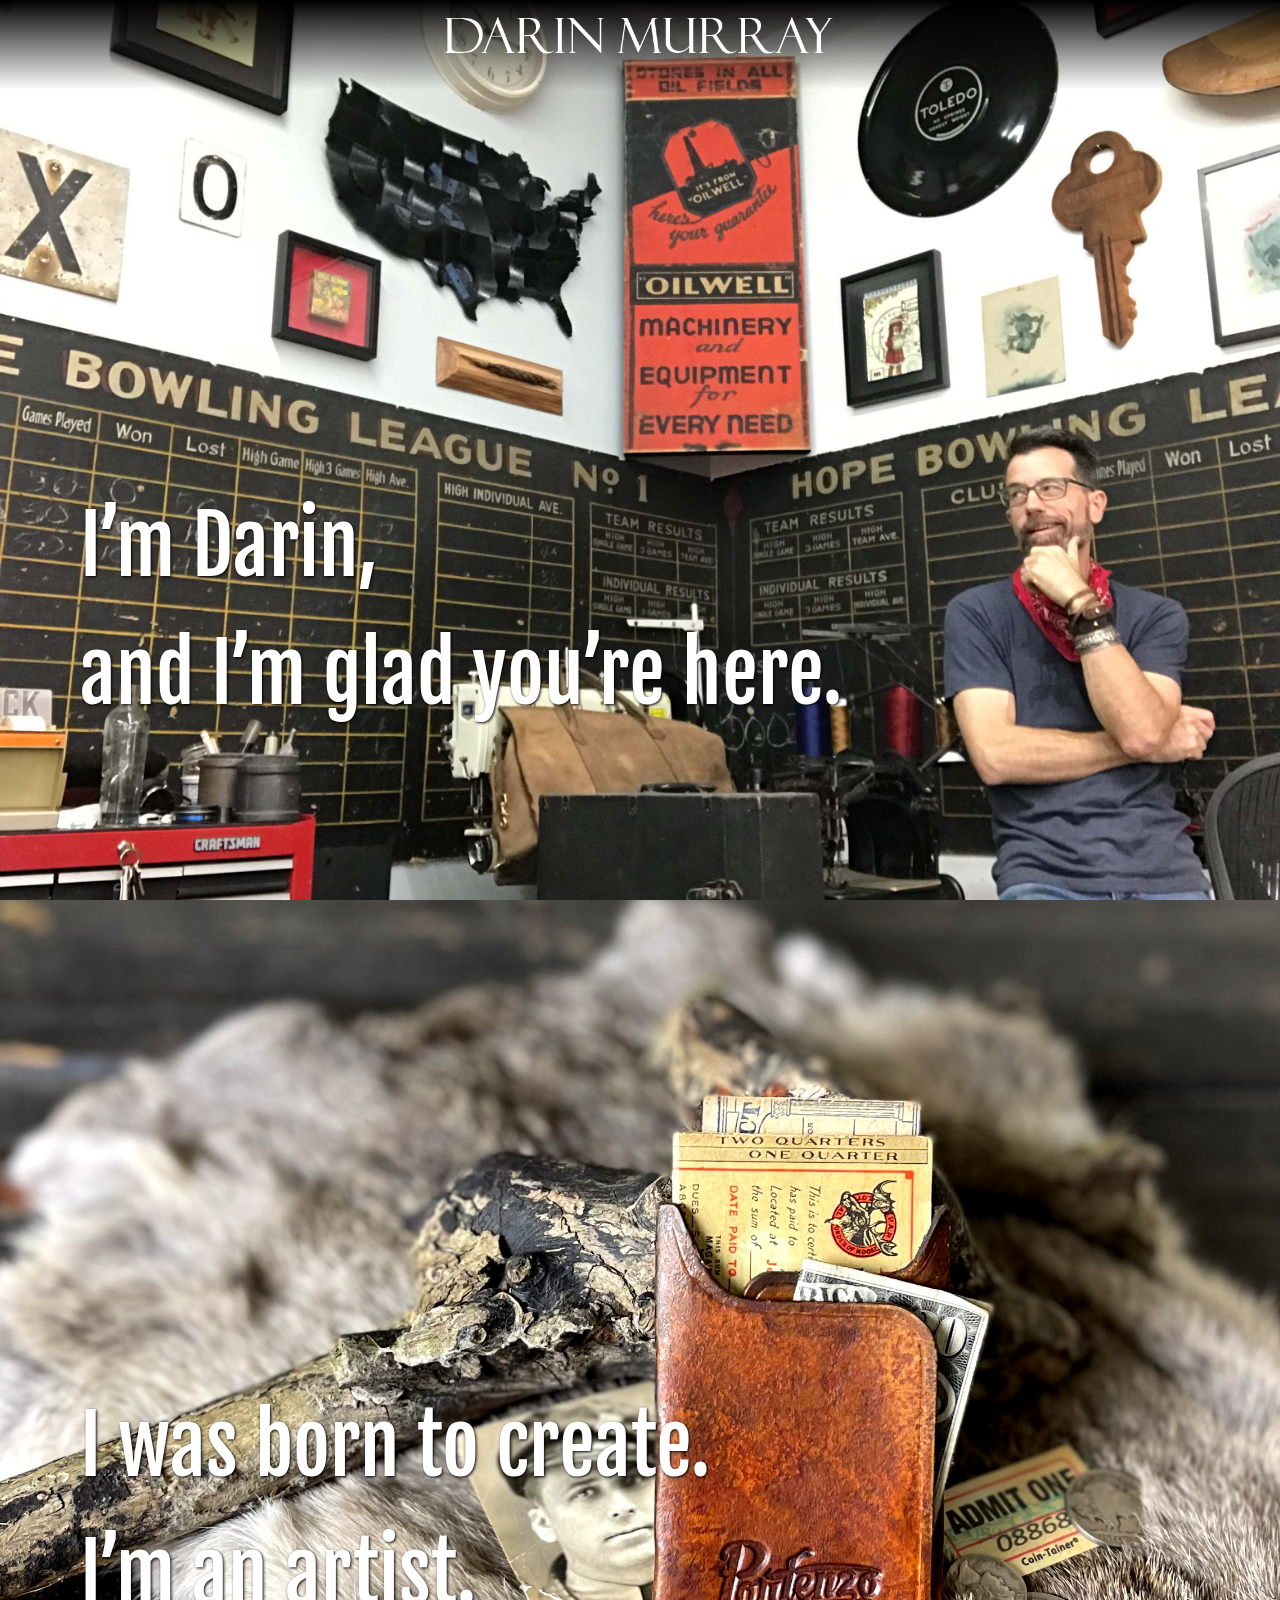
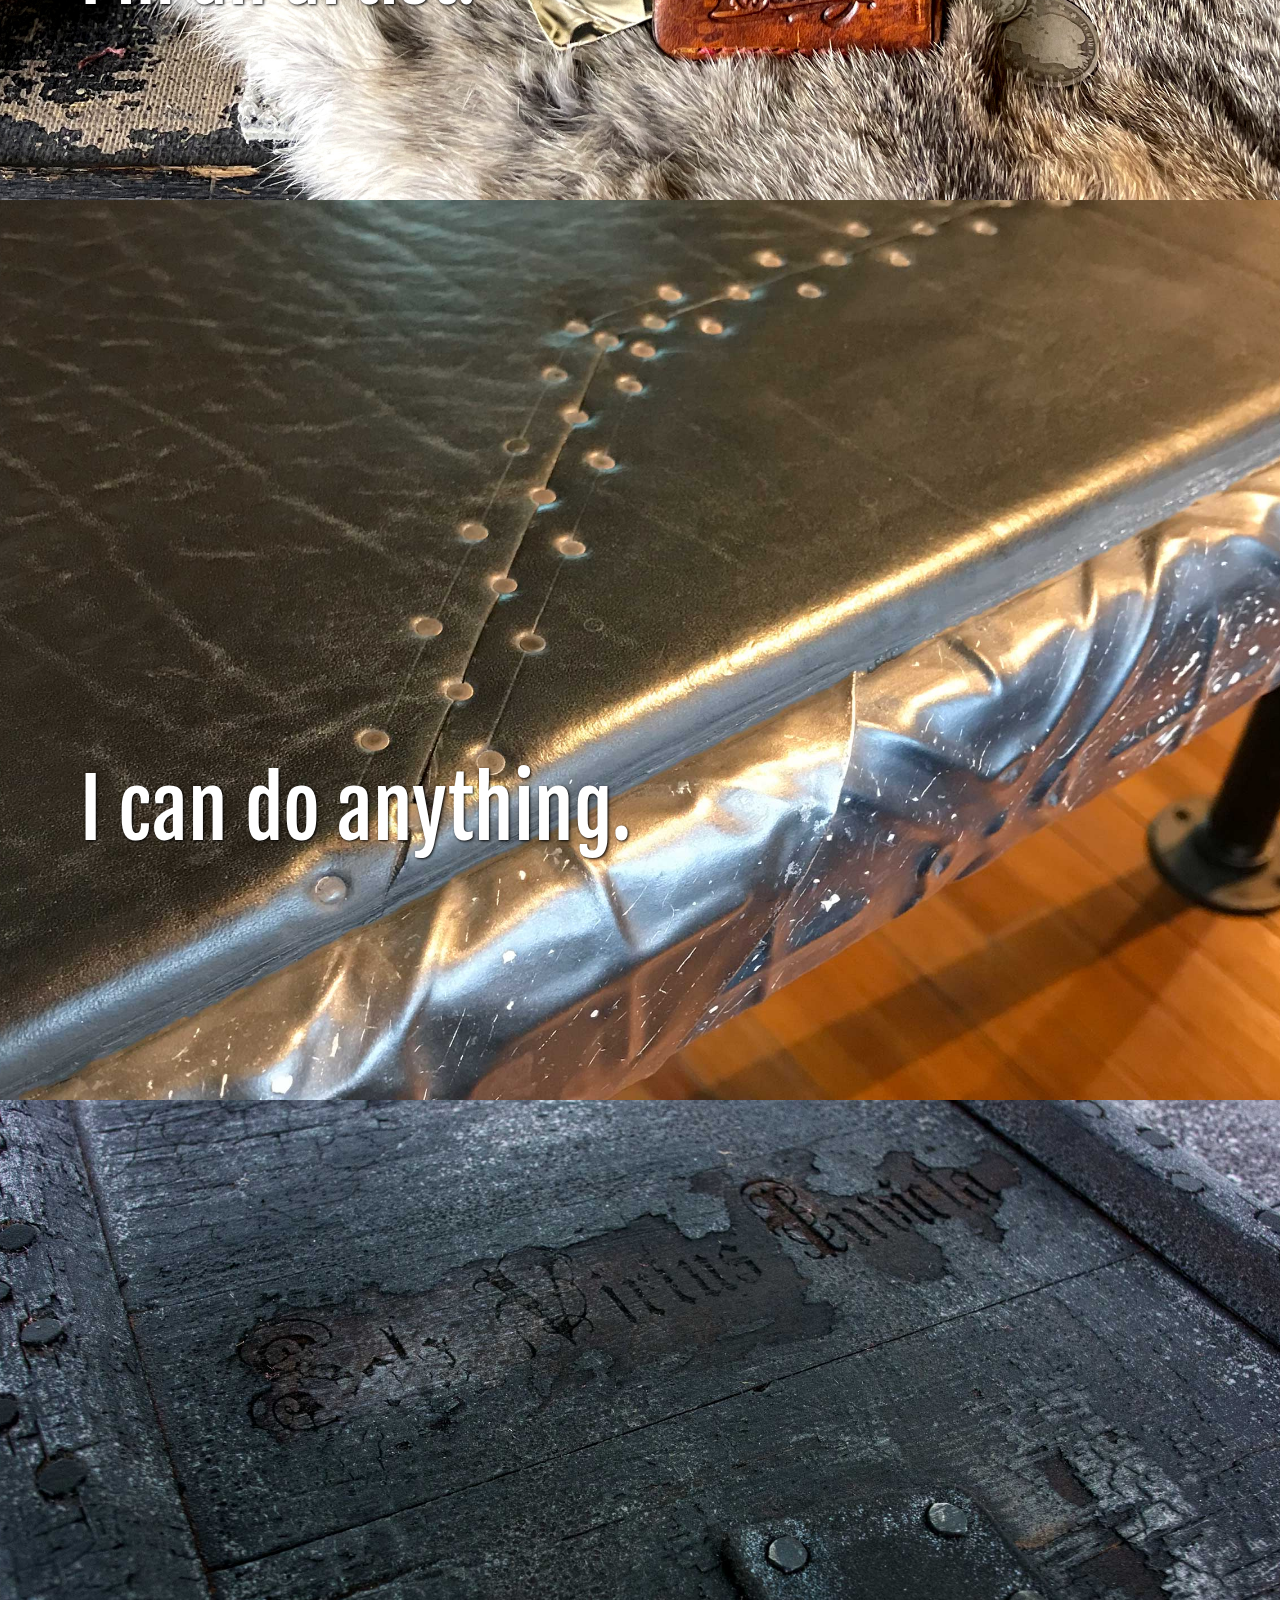
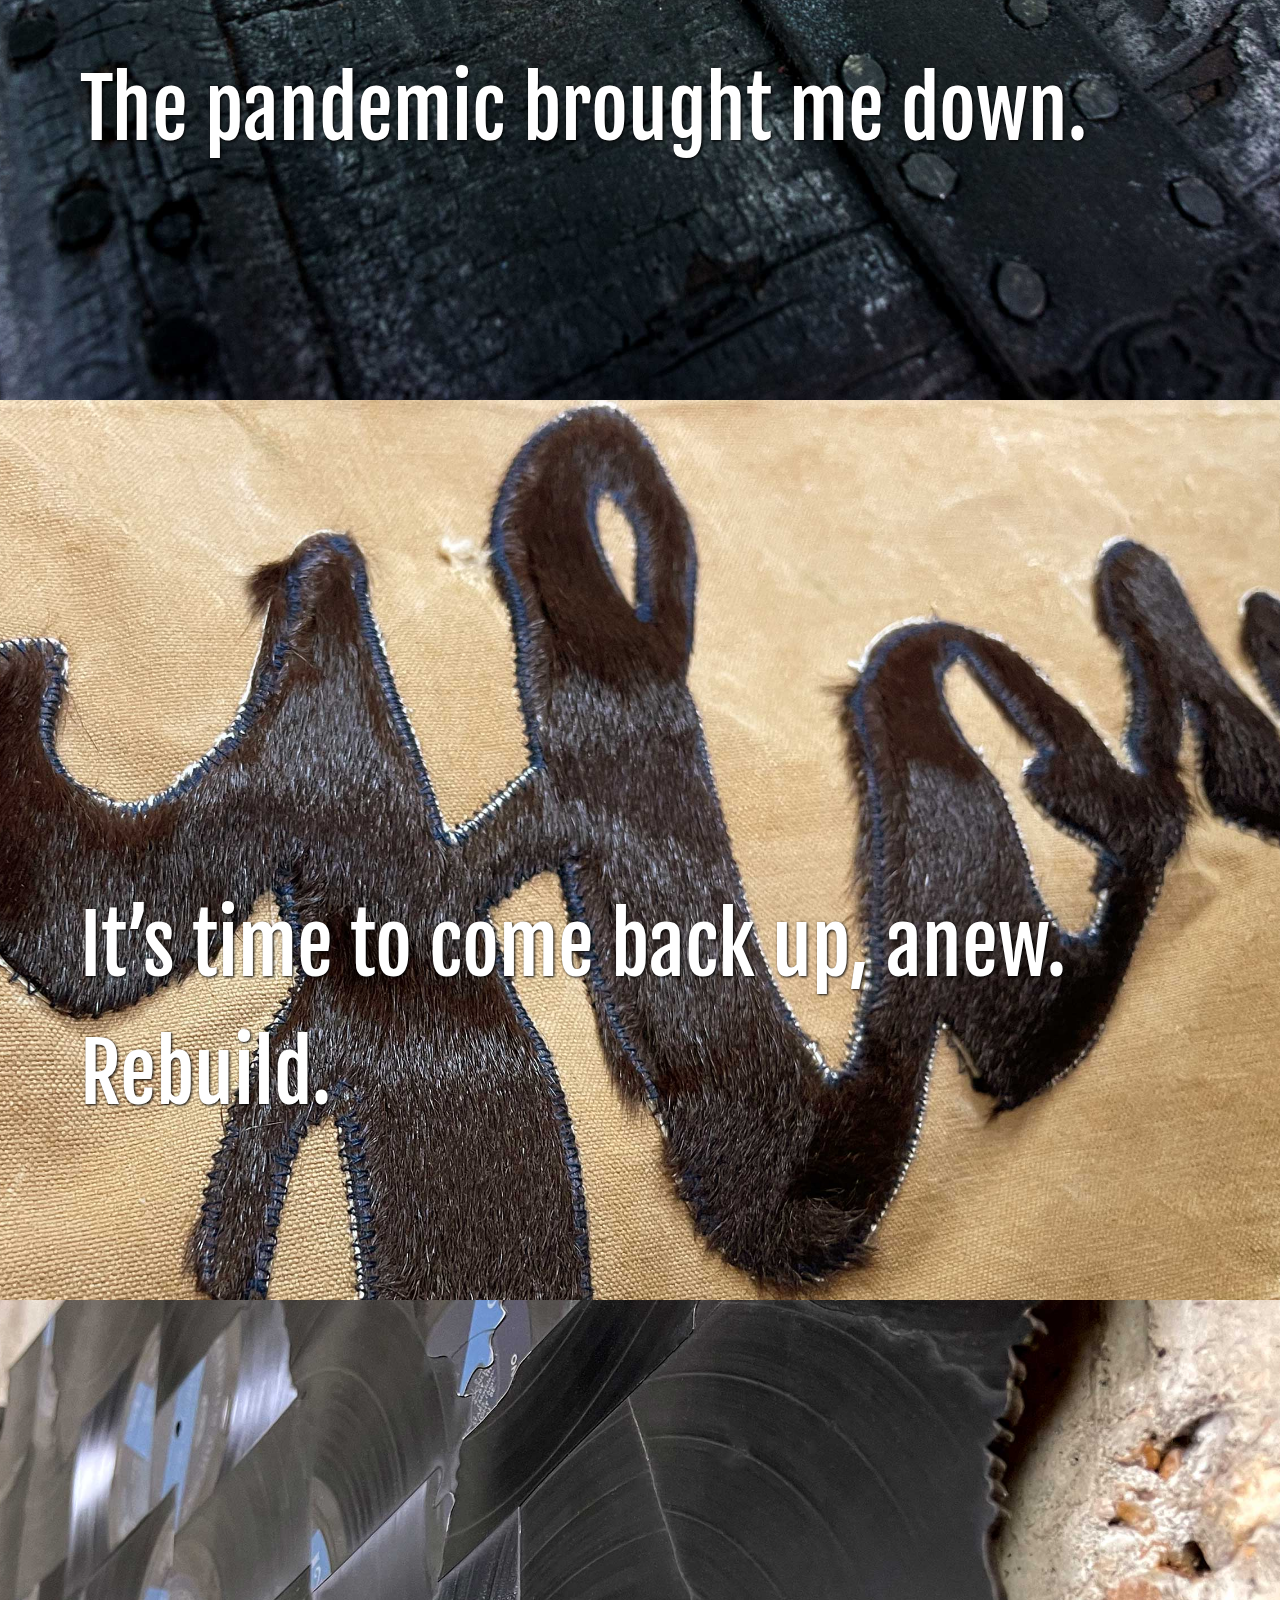
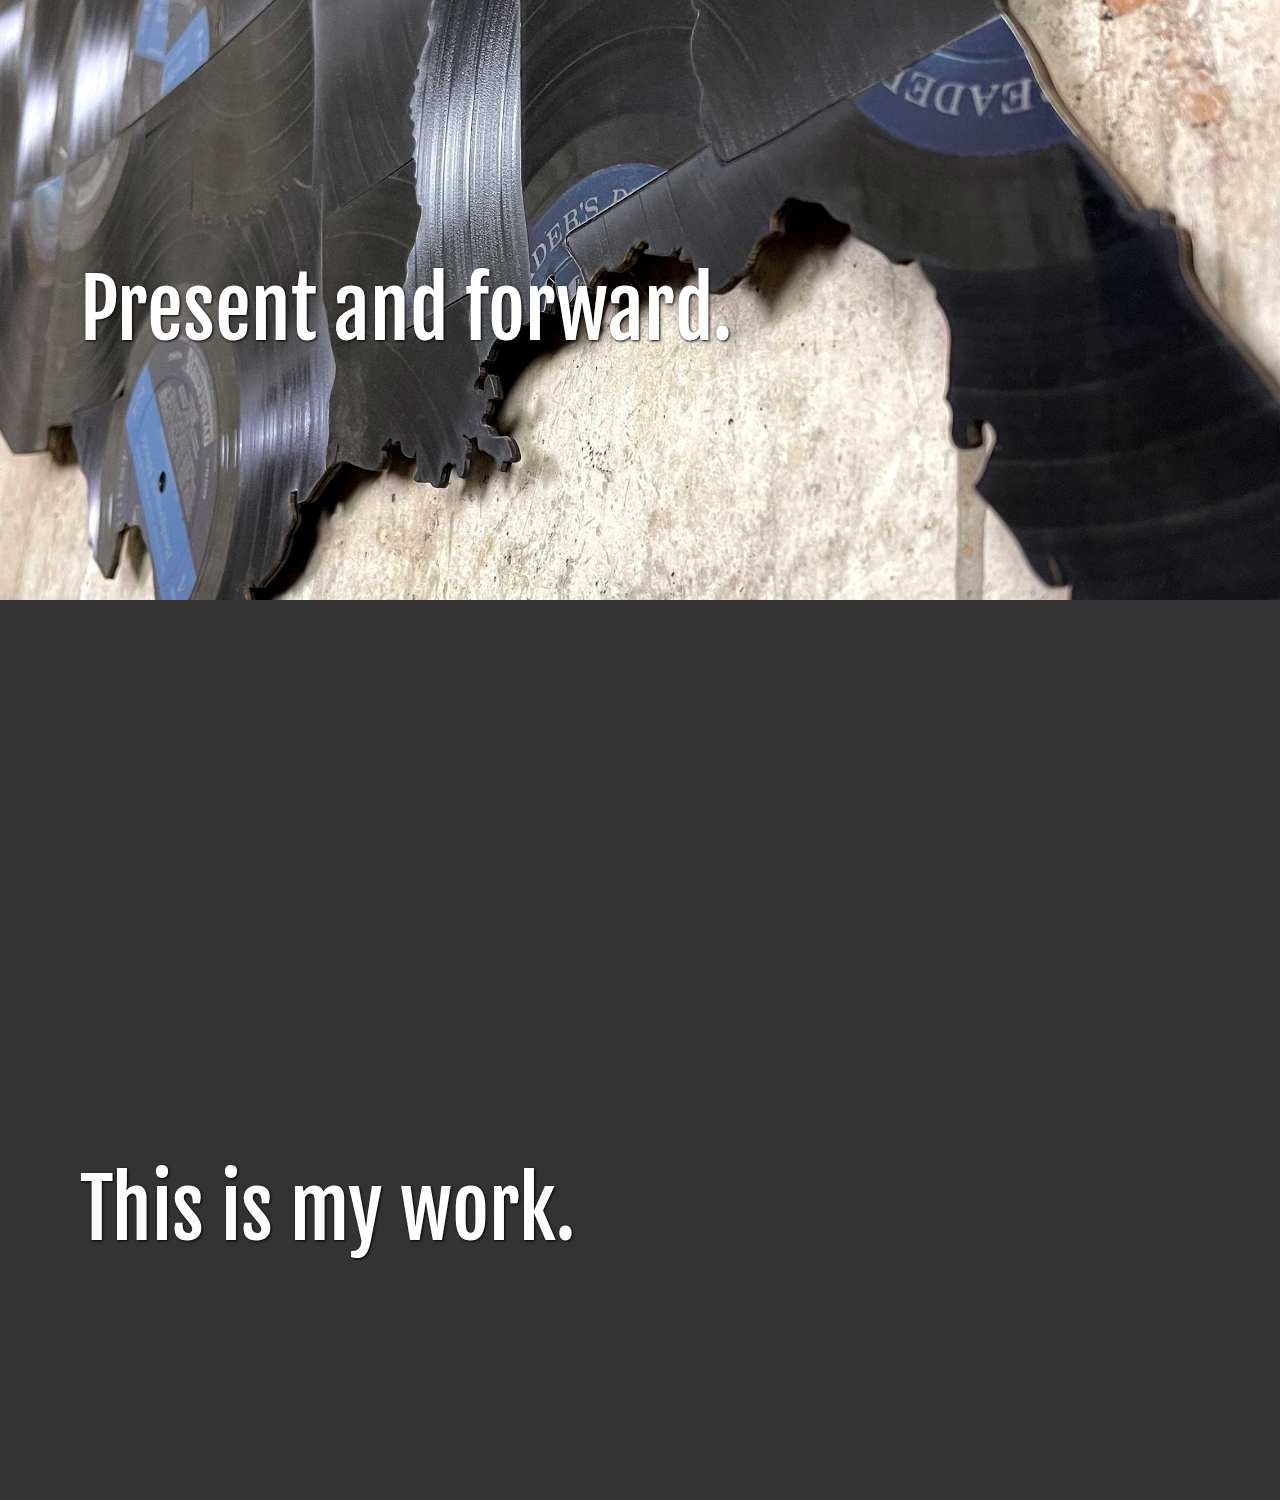
<file: index_scroll_1.html>
<!DOCTYPE html>
<html lang="en">
  <head>
    <meta charset="UTF-8" />
    <title>Darin Murray</title>

    <!-- <link rel="stylesheet" href="./style.css" /> -->
    <script src="https://s3-us-west-2.amazonaws.com/s.cdpn.io/16327/gsap-latest-beta.min.js"></script>
    <script src="https://s3-us-west-2.amazonaws.com/s.cdpn.io/16327/ScrollTrigger.min.js"></script>

    <link rel="preconnect" href="https://fonts.googleapis.com" />
    <link rel="preconnect" href="https://fonts.gstatic.com" crossorigin />
    <link rel="preconnect" href="https://fonts.googleapis.com" />
    <link rel="preconnect" href="https://fonts.gstatic.com" crossorigin />
    <link
      href="https://fonts.googleapis.com/css2?family=Exo+2:ital,wght@0,100..900;1,100..900&family=Merriweather:ital,wght@0,300;0,400;0,700;0,900;1,300;1,400;1,700;1,900&display=swap"
      rel="stylesheet"
    />
    <link
      href="https://fonts.googleapis.com/css2?family=Exo+2:ital,wght@0,100..900;1,100..900&family=Fjalla+One&family=Merriweather:ital,wght@0,300;0,400;0,700;0,900;1,300;1,400;1,700;1,900&display=swap"
      rel="stylesheet"
    />

    <style>
      * {
        margin: 0;
        padding: 0;
      }

      body {
        font-family: Arial, Helvetica, sans-serif;
        background: #333;
        color: #fff;
        height: 100vh;
        line-height: 1.6;
        /* overflow: hidden; */
      }

      header {
        width: 100%;
        position: fixed;
        z-index: 100;
        text-align: center;
        padding: 10px 0 20px 0;
        background: linear-gradient(
          to bottom,
          hsla(0, 0%, 0%, 1) 0%,
          hsla(0, 0%, 95%, 0) 100%
        );
      }

      #logo {
      }
      #logo img {
        max-width: 400px;
        width: 80vw;
        /* padding: 10px; */
        box-sizing: border-box;
        /* position: fixed; */
        /* top: 0; */
        /* left: 50%; */
        /* transform: translateX(-50%); */
        /* z-index: 1; */
        opacity: 1;
        transition: opacity 1s ease-in-out;
      }

      .container {
        width: 100%;
        height: 100%;
        /* CSS Smooth Scroll */
        overflow-y: scroll;
        scroll-behavior: smooth;
        scroll-snap-type: y mandatory;
      }

      section {
        position: relative;
        height: 100vh;
        display: flex;
        align-items: center;
        justify-content: center;
      }
      .bg {
        position: absolute;
        top: 0;
        left: 0;
        width: 100%;
        height: 100%;
        z-index: -1;
        background-size: cover;
        background-position: center;
        background-repeat: no-repeat;
      }

      h1 {
        font-family: "Fjalla One", sans-serif;
        font-weight: 400;
        font-style: normal;
        color: white;
        text-shadow: 1px 1px 3px black;
        z-index: 1;
        width: 100%;
        padding-left: 1em;
        padding-top: 4em;
        font-size: 5em;
      }

      /* Media query for mobile devices with a maximum width of 767px */
      @media screen and (max-width: 767px) {
        h1 {
          padding-left: 25px;
          font-size: 5em !important;
          line-height: 1.2;
        }
      }
      /* Section Images */
      section .bg.one {
        background: url("images/work/office_head_shot.JPG") no-repeat center
          center/cover;
      }

      section .bg.two {
        background: url("images/work/card-wallet.jpg") no-repeat center
          center/cover;
      }

      section .bg.three {
        background: url("images/work/leather-table-detail.jpg") no-repeat center
          center/cover;
      }

      section .bg.four {
        background: url("images/work/Burn-Box.jpg") no-repeat center
          center/cover;
      }

      section .bg.five {
        background: url("images/work/Howdy_One_flag_detail_d.jpg") no-repeat
          center center/cover;
      }

      section .bg.six {
        background: url("images/work/record-map-southwest.jpg") no-repeat center
          center/cover;
      }
    </style>
    <!-- possible fonts 
    Dosis
  bebas neue
  anton
  fjalla one
  Prompt (18styles, but boring )
  passion one
  khand

  --></head>
  <body>
    <header>
      <div id="logo" class=" ">
        <img
          src="images/work/darinmurray_logos_extra_large_light.png"
          alt="Darin Murray Logo"
        />
      </div>
    </header>
    <!-- partial:index.partial.html -->
    <section>
      <div class="bg one"></div>
      <h1>
        I’m Darin, <br />
        and I’m glad you’re here.
      </h1>
    </section>
    <section>
      <div class="bg two"></div>
      <h1 class="fjalla-one-regular">
        I was born to create.<br />I’m an artist.
      </h1>
    </section>
    <section>
      <div class="bg three"></div>
      <h1>I can do anything.</h1>
    </section>
    <section>
      <div class="bg four"></div>
      <h1>The pandemic brought me down.</h1>
    </section>
    <section>
      <div class="bg five"></div>
      <h1>
        It’s time to come back up, anew. <br />
        Rebuild.
      </h1>
    </section>
    <section>
      <div class="bg six"></div>
      <h1>Present and forward.</h1>
    </section>
    <section>
      <div class="bg seven"></div>
      <h1>This is my work.</h1>
    </section>

    <!-- <header>
   <a href="https://greensock.com/scrolltrigger">
     <img class="greensock-icon" src="https://s3-us-west-2.amazonaws.com/s.cdpn.io/16327/scroll-trigger-logo-light.svg" width="200" height="64" />
  </a> 
</header> -->
    <!-- partial -->

    <!-- <script src="./script.js"></script> -->
    <script>
      gsap.registerPlugin(ScrollTrigger);

      let getRatio = (el) =>
        window.innerHeight / (window.innerHeight + el.offsetHeight);

      gsap.utils.toArray("section").forEach((section, i) => {
        section.bg = section.querySelector(".bg");

        // Give the backgrounds some random images
        // section.bg.style.backgroundImage = `url(https://picsum.photos/1600/800?random=${i})`;

        // the first image (i === 0) should be handled differently because it should start at the very top.
        // use function-based values in order to keep things responsive
        gsap.fromTo(
          section.bg,
          {
            backgroundPosition: () =>
              i
                ? `50% ${-window.innerHeight * getRatio(section)}px`
                : "50% 0px",
          },
          {
            backgroundPosition: () =>
              `50% ${window.innerHeight * (1 - getRatio(section))}px`,
            ease: "none",
            scrollTrigger: {
              trigger: section,
              start: () => (i ? "top bottom" : "top top"),
              end: "bottom top",
              scrub: true,
              invalidateOnRefresh: true, // to make it responsive
            },
          }
        );
      });
    </script>
  </body>
</html>
</file>
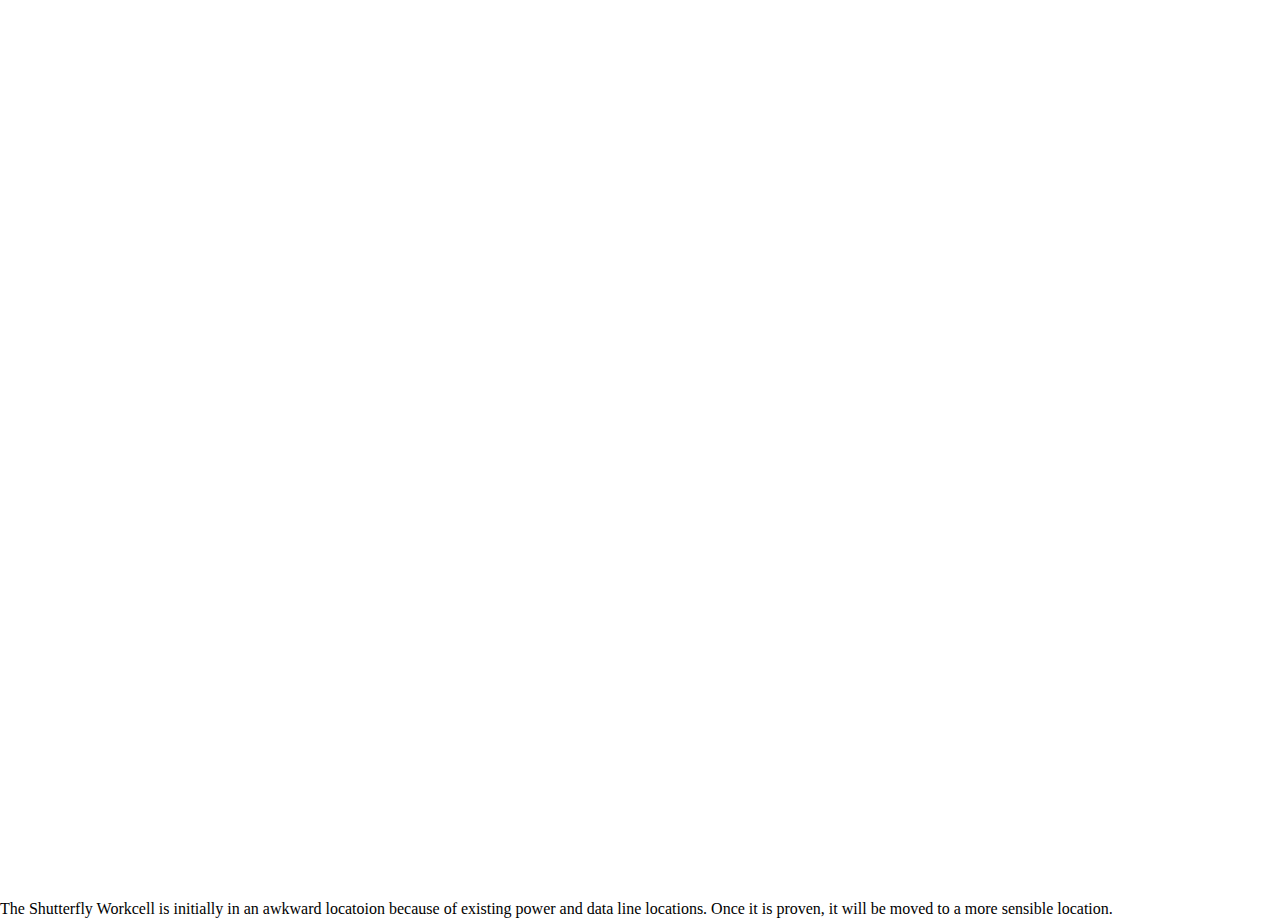
<file: rosies.html>
<!DOCTYPE html>
<html lang="en">
  <head>
    <meta charset="UTF-8" />
    <meta http-equiv="X-UA-Compatible" content="IE=edge" />
    <meta http-equiv="refresh" content="60" />
    <meta name="viewport" content="width=device-width, initial-scale=1.0" />
    <meta name="robots" content="noindex, nofollow" />

    <title>Rosies Doughnuts Production Dashboard</title>
    <style>
      html,
      body,
      * {
        margin: 0;
        padding: 0;
      }
      iframe {
        margin: 0;
        padding: 0;
        border: none;
        display: flex; /*Set div as flexbox to override default margins*/
        /* width: value;
        height: value; */
      }
    </style>
  </head>
  <body>
    <div width="100%" style="height: 100vh">
      <iframe
        id="sheets-viewport"
        src="https://docs.google.com/spreadsheets/d/e/2PACX-1vSOnsMeJHCsmnYzMfuf31Jxq5s8ylAX8so2TsRmzIQ53j9xPEMz9t4sc52Uvz_4_BlyGd63a9vo4wQ_/pubhtml?gid=1087057937&amp;single=true&amp;widget=false&amp;headers=false&amp;chrome=false"
        style="border: none; width: 100%; height: 100%"
        contenteditable="true"
      >
      </iframe>
    </div>
  </body>
</html>

<!-- src="https://docs.google.com/spreadsheets/d/e/2PACX-1vQ98714W9e5I6Yj70SywrX_2Tvn6VjArBVq_6dcsSXSwKJiQ1QPOWBvwMZNA6y501bj0LzEV_84P6PP/pubhtml?gid=1087057937&amp;single=true&amp;widget=false&amp;headers=false&amp;chrome=false" -->

<!-- https://docs.google.com/spreadsheets/d/e/2PACX-1vSOnsMeJHCsmnYzMfuf31Jxq5s8ylAX8so2TsRmzIQ53j9xPEMz9t4sc52Uvz_4_BlyGd63a9vo4wQ_/pubhtml -->

The Shutterfly Workcell is initially in an awkward locatoion because of existing
power and data line locations. Once it is proven, it will be moved to a more
sensible location.
</file>
